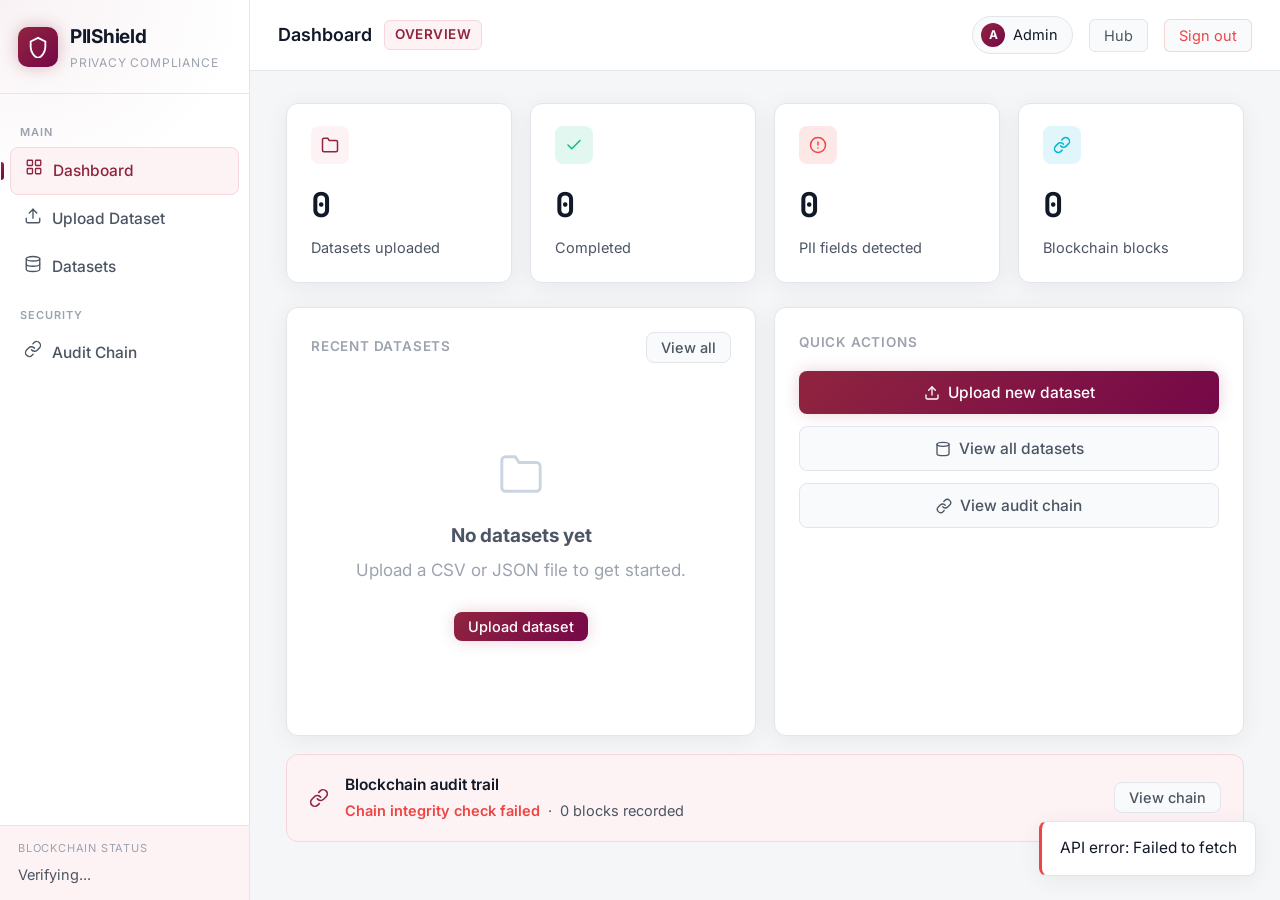
<file: frontend/index.html>
<!DOCTYPE html>
<html lang="en">
<head>
<script>
  if (false) {
    
  }
</script>
<meta charset="UTF-8"/>
<meta name="viewport" content="width=device-width, initial-scale=1.0"/>
<title>PIIShield — PII Anonymisation System</title>
<link rel="preconnect" href="https://fonts.googleapis.com">
<link href="https://fonts.googleapis.com/css2?family=Inter:wght@400;500;600;700&family=JetBrains+Mono:wght@400;500&display=swap" rel="stylesheet">
<style>
  :root {
    --bg:        #f5f6f8;
    --surface:   #ffffff;
    --surface2:  #f9fafb;
    --surface3:  #f0f2f5;
    --border:    #e2e5ea;
    --border2:   #cbd5e1;
    --accent:    #90243f;
    --accent2:   #750848;
    --accent-g:  linear-gradient(135deg,#90243f,#750848);
    --cyan:      #06b6d4;
    --green:     #10b981;
    --red:       #ef4444;
    --amber:     #f59e0b;
    --text:      #111827;
    --text2:     #4b5563;
    --text3:     #9ca3af;
    --font:      'Inter', system-ui, sans-serif;
    --mono:      'JetBrains Mono', monospace;
    --radius:    12px;
    --shadow:    0 4px 24px rgba(0,0,0,0.06);
    --glow:      0 0 20px rgba(144,36,63,0.12);
  }
  * { box-sizing: border-box; margin: 0; padding: 0; }
  body { background: var(--bg); color: var(--text); font-family: var(--font); font-size: 17px; line-height: 1.6; }

  /* Scrollbar */
  ::-webkit-scrollbar { width: 6px; }
  ::-webkit-scrollbar-track { background: transparent; }
  ::-webkit-scrollbar-thumb { background: var(--border2); border-radius: 3px; }

  /* Layout */
  .shell { display: flex; min-height: 100vh; }

  /* Sidebar */
  .sidebar {
    width: 250px; flex-shrink: 0;
    background: var(--surface);
    border-right: 1px solid var(--border);
    display: flex; flex-direction: column;
    position: relative; overflow: hidden;
  }
  .sidebar::before {
    content: '';
    position: absolute; top: 0; left: 0; right: 0; height: 200px;
    background: radial-gradient(ellipse at top left, rgba(144,36,63,0.06) 0%, transparent 70%);
    pointer-events: none;
  }

  /* Logo */
  .logo {
    padding: 22px 18px 20px;
    border-bottom: 1px solid var(--border);
    display: flex; align-items: center; gap: 12px;
    position: relative;
  }
  .logo-icon {
    width: 40px; height: 40px;
    background: var(--accent-g);
    border-radius: 10px;
    display: flex; align-items: center; justify-content: center;
    flex-shrink: 0;
    box-shadow: 0 0 16px rgba(144,36,63,0.3);
  }
  .logo-icon svg { width: 22px; height: 22px; fill: none; stroke: #fff; stroke-width: 2; stroke-linecap: round; }
  .logo-text { font-size: 19px; font-weight: 700; color: var(--text); letter-spacing: -.3px; }
  .logo-sub  { font-size: 12px; color: var(--text3); letter-spacing: .8px; text-transform: uppercase; margin-top: 1px; }

  /* Nav */
  nav { padding: 14px 10px; flex: 1; }
  .nav-section { font-size: 11px; font-weight: 600; color: var(--text3); text-transform: uppercase; letter-spacing: 1px; padding: 0 10px; margin: 16px 0 6px; }
  .nav-item {
    display: flex; align-items: center; gap: 10px;
    padding: 10px 14px; border-radius: 8px;
    cursor: pointer; color: var(--text2);
    font-size: 15.5px; font-weight: 500;
    transition: all .15s; margin-bottom: 2px;
    position: relative;
  }
  .nav-item:hover { background: var(--surface2); color: var(--text); }
  .nav-item.active {
    background: #fdf2f4;
    color: var(--accent);
    border: 1px solid #f7d6dc;
  }
  .nav-item.active::before {
    content: '';
    position: absolute; left: -10px; top: 50%; transform: translateY(-50%);
    width: 3px; height: 18px;
    background: var(--accent-g);
    border-radius: 0 3px 3px 0;
  }
  .nav-icon svg { width: 18px; height: 18px; fill: none; stroke: currentColor; stroke-width: 1.8; stroke-linecap: round; stroke-linejoin: round; }

  /* Chain status */
  .chain-status {
    padding: 14px 18px;
    border-top: 1px solid var(--border);
    background: #fdf2f4;
  }
  .chain-label { font-size: 11px; color: var(--text3); text-transform: uppercase; letter-spacing: .8px; margin-bottom: 5px; }

  /* Main */
  .main { flex: 1; display: flex; flex-direction: column; overflow: hidden; }
  .topbar {
    background: var(--surface);
    border-bottom: 1px solid var(--border);
    padding: 16px 28px;
    display: flex; align-items: center; justify-content: space-between;
    backdrop-filter: blur(10px);
  }
  .topbar-left { display: flex; align-items: center; gap: 12px; }
  .page-badge {
    font-size: 13.5px; font-weight: 600; color: var(--accent);
    background: #fdf2f4;
    border: 1px solid #f7d6dc;
    border-radius: 6px; padding: 3px 10px;
    text-transform: uppercase; letter-spacing: .5px;
  }
  .topbar-right { display: flex; align-items: center; gap: 16px; }
  .user-chip {
    display: flex; align-items: center; gap: 8px;
    background: var(--surface2); border: 1px solid var(--border);
    border-radius: 20px; padding: 6px 14px 6px 8px; font-size: 14.5px; color: var(--text2);
  }
  .avatar {
    width: 24px; height: 24px; border-radius: 50%;
    background: var(--accent-g);
    color: #fff; display: flex; align-items: center; justify-content: center;
    font-size: 12px; font-weight: 700;
  }
  .btn-hub {
    background: var(--surface2); border: 1px solid var(--border);
    border-radius: 6px; padding: 7px 14px;
    font-size: 14.5px; color: var(--text2); cursor: pointer; font-family: var(--font);
    transition: all .15s;
  }
  .btn-hub:hover { border-color: var(--accent); color: var(--accent); }
  .content { flex: 1; padding: 32px 36px; overflow-y: auto; background: var(--bg); }

  /* Stat row */
  .stat-row { display: grid; grid-template-columns: repeat(4,1fr); gap: 18px; margin-bottom: 24px; }
  .stat-card {
    background: var(--surface);
    border: 1px solid var(--border);
    border-radius: var(--radius);
    padding: 22px 24px;
    position: relative; overflow: hidden;
    transition: border-color .2s, transform .2s;
    box-shadow: var(--shadow);
  }
  .stat-card:hover { border-color: var(--border2); transform: translateY(-2px); }
  .stat-card::after {
    content: '';
    position: absolute; top: 0; left: 0; right: 0; height: 2px;
    background: var(--accent-g);
    opacity: 0; transition: opacity .2s;
  }
  .stat-card:hover::after { opacity: 1; }
  .stat-icon {
    width: 38px; height: 38px; border-radius: 8px;
    display: flex; align-items: center; justify-content: center;
    margin-bottom: 14px;
  }
  .stat-icon svg { width: 18px; height: 18px; fill: none; stroke-width: 2; stroke-linecap: round; }
  .si-blue   { background: #fdf2f4; }
  .si-blue svg { stroke: var(--accent); }
  .si-green  { background: rgba(16,185,129,0.12); }
  .si-green svg { stroke: var(--green); }
  .si-red    { background: rgba(239,68,68,0.12); }
  .si-red svg { stroke: var(--red); }
  .si-cyan   { background: rgba(6,182,212,0.12); }
  .si-cyan svg { stroke: var(--cyan); }
  .stat-value { font-size: 34px; font-weight: 700; font-family: var(--mono); color: var(--text); letter-spacing: -1px; }
  .stat-label { font-size: 14.5px; color: var(--text2); margin-top: 4px; }

  /* Cards */
  .card {
    background: var(--surface);
    border: 1px solid var(--border);
    border-radius: var(--radius);
    padding: 24px; margin-bottom: 18px;
    box-shadow: var(--shadow);
  }
  .card-header { display: flex; align-items: center; justify-content: space-between; margin-bottom: 18px; }
  .card-title { font-size: 13.5px; font-weight: 600; color: var(--text3); text-transform: uppercase; letter-spacing: .8px; }

  /* Table */
  .tbl { width: 100%; border-collapse: collapse; font-size: 15.5px; }
  .tbl th { text-align: left; padding: 10px 16px; color: var(--text3); font-weight: 500; border-bottom: 1px solid var(--border); font-size: 12px; text-transform: uppercase; letter-spacing: .6px; background: var(--surface2); }
  .tbl td { padding: 12px 16px; border-bottom: 1px solid var(--border); color: var(--text2); }
  .tbl tr:last-child td { border-bottom: none; }
  .tbl tr:hover td { background: var(--surface2); color: var(--text); }

  /* Badges */
  .badge { display: inline-block; padding: 3px 10px; border-radius: 20px; font-size: 12px; font-weight: 600; letter-spacing: .3px; background: #fdf2f4; color: var(--accent); border: 1px solid #f7d6dc; }
  .badge-method { background: rgba(16,185,129,0.1); color: var(--green); border: 1px solid rgba(16,185,129,0.2); }
  .badge-warn   { background: rgba(245,158,11,0.1); color: var(--amber); border: 1px solid rgba(245,158,11,0.2); }

  /* Status */
  .status-dot { width: 7px; height: 7px; border-radius: 50%; display: inline-block; margin-right: 8px; }
  .status-completed  { background: var(--green); box-shadow: 0 0 6px var(--green); }
  .status-detected   { background: var(--amber); }
  .status-failed     { background: var(--red); }
  .status-uploaded   { background: var(--accent); }
  .status-processing { background: var(--amber); animation: pulse 1s infinite; }
  @keyframes pulse { 0%,100%{opacity:1} 50%{opacity:.3} }

  /* Buttons */
  .btn { display: inline-flex; align-items: center; gap: 8px; padding: 10px 18px; border-radius: 8px; border: none; cursor: pointer; font-size: 15.5px; font-weight: 500; font-family: var(--font); transition: all .15s; }
  .btn-primary { background: var(--accent-g); color: #fff; box-shadow: 0 0 16px rgba(144,36,63,0.2); }
  .btn-primary:hover { filter: brightness(1.1); box-shadow: 0 0 24px rgba(144,36,63,0.35); transform: translateY(-1px); }
  .btn-secondary { background: var(--surface2); color: var(--text2); border: 1px solid var(--border); }
  .btn-secondary:hover { border-color: var(--accent); color: var(--accent); }
  .btn:disabled { opacity: .35; cursor: not-allowed; filter: none; transform: none; }
  .btn-sm { padding: 6px 14px; font-size: 14.5px; }
  .btn-danger { background: rgba(239,68,68,0.1); color: var(--red); border: 1px solid rgba(239,68,68,0.2); }

  /* Drop zone - Full Page / Bigger */
  .drop-zone {
    border: 2px dashed var(--border2);
    border-radius: var(--radius); padding: 100px 32px;
    text-align: center; cursor: pointer; transition: all .2s;
    background: var(--surface2);
    display: flex; flex-direction: column; align-items: center; justify-content: center;
    width: 100%; min-height: 65vh;
  }
  .drop-zone:hover, .drop-zone.dragover {
    border-color: var(--accent);
    background: #fdf2f4;
    box-shadow: var(--glow);
  }
  .drop-zone-icon { margin-bottom: 20px; color: var(--accent); }
  .drop-zone-icon svg { width: 64px; height: 64px; fill: none; stroke: currentColor; stroke-width: 1.5; stroke-linecap: round; }
  .drop-zone h3 { font-size: 24px; font-weight: 600; margin-bottom: 8px; color: var(--text); }
  .drop-zone p { color: var(--text2); font-size: 17px; }
  #file-input { display: none; }

  /* Steps */
  .steps { display: flex; align-items: center; margin-bottom: 32px; }
  .step { display: flex; align-items: center; gap: 10px; }
  .step-num { width: 32px; height: 32px; border-radius: 50%; display: flex; align-items: center; justify-content: center; font-size: 14.5px; font-weight: 600; border: 2px solid var(--border2); color: var(--text3); flex-shrink: 0; }
  .step.active .step-num { border-color: var(--accent); color: var(--accent); background: #fdf2f4; }
  .step.done .step-num { background: var(--accent-g); border-color: transparent; color: #fff; box-shadow: 0 0 10px rgba(144,36,63,0.3); }
  .step-label { font-size: 14.5px; font-weight: 500; color: var(--text3); }
  .step.active .step-label, .step.done .step-label { color: var(--text); }
  .step-line { flex: 1; height: 1px; background: var(--border); margin: 0 14px; }
  .step.done + .step-line { background: var(--accent); opacity: .4; }

  /* Blocks */
  .block {
    background: var(--surface2);
    border: 1px solid var(--border);
    border-radius: 8px; padding: 16px 18px; margin-bottom: 10px;
    display: flex; align-items: flex-start; gap: 14px;
    transition: border-color .15s;
  }
  .block:hover { border-color: var(--border2); }
  .block-index {
    font-family: var(--mono); font-size: 12px;
    color: var(--accent); background: #fdf2f4;
    border-radius: 4px; padding: 3px 8px; flex-shrink: 0; margin-top: 2px;
    border: 1px solid #f7d6dc;
  }
  .block-action { font-weight: 600; font-size: 15.5px; color: var(--text); }
  .block-hash { font-family: var(--mono); font-size: 12px; color: var(--text3); margin-top: 4px; word-break: break-all; }
  .block-time { font-size: 13.5px; color: var(--text3); margin-top: 2px; }

  /* Technique row */
  .technique-row { display: flex; align-items: center; gap: 12px; padding: 12px 0; border-bottom: 1px solid var(--border); }
  .technique-row:last-child { border-bottom: none; }
  select {
    background: var(--surface); border: 1px solid var(--border2);
    border-radius: 6px; color: var(--text); padding: 8px 12px;
    font-size: 15.5px; font-family: var(--font); outline: none; transition: border-color .15s;
  }
  select:focus { border-color: var(--accent); }

  /* Info banner */
  .info-banner {
    background: #fdf2f4;
    border: 1px solid #f7d6dc;
    border-radius: var(--radius); padding: 18px 22px;
    display: flex; align-items: center; gap: 16px;
  }

  /* Chain valid/invalid */
  .chain-valid   { color: var(--accent); font-weight: 600; }
  .chain-invalid { color: var(--red); font-weight: 600; }

  /* Toast */
  .toast-container { position: fixed; bottom: 24px; right: 24px; z-index: 999; display: flex; flex-direction: column; gap: 8px; }
  .toast {
    background: var(--surface); border: 1px solid var(--border);
    border-radius: 8px; padding: 14px 18px; font-size: 15.5px; color: var(--text);
    max-width: 340px; animation: slideIn .2s ease; box-shadow: var(--shadow);
  }
  .toast.success { border-left: 3px solid var(--green); }
  .toast.error   { border-left: 3px solid var(--red); }
  .toast.info    { border-left: 3px solid var(--accent); }
  @keyframes slideIn { from{transform:translateX(40px);opacity:0} to{transform:none;opacity:1} }

  /* Loader */
  .loader { display: inline-block; width: 16px; height: 16px; border: 2px solid var(--border2); border-top-color: var(--accent); border-radius: 50%; animation: spin .7s linear infinite; }
  @keyframes spin { to{transform:rotate(360deg)} }

  /* Misc */
  .empty { text-align: center; padding: 70px 20px; color: var(--text3); }
  .empty-icon { margin-bottom: 16px; }
  .empty-icon svg { width: 46px; height: 46px; fill: none; stroke: var(--border2); stroke-width: 1.5; }
  .empty h3 { font-size: 19px; color: var(--text2); margin-bottom: 6px; }
  .text-muted { color: var(--text2); }
  .text-accent { color: var(--accent); }
  .font-mono { font-family: var(--mono); font-size: 14.5px; }
  .flex { display: flex; }
  .gap-2 { gap: 10px; }
  .mt-2 { margin-top: 10px; }
  .mt-4 { margin-top: 18px; }
  .grid-2 { display: grid; grid-template-columns: 1fr 1fr; gap: 18px; }
</style>
</head>
<body>

<div class="shell">
  <!-- Sidebar -->
  <aside class="sidebar">
    <div class="logo">
      <div class="logo-icon">
        <svg viewBox="0 0 24 24"><path d="M12 2L4 6v6c0 5.5 3.8 10.7 8 12 4.2-1.3 8-6.5 8-12V6L12 2z"/></svg>
      </div>
      <div>
        <div class="logo-text">PIIShield</div>
        <div class="logo-sub">Privacy Compliance</div>
      </div>
    </div>

    <nav>
      <div class="nav-section">Main</div>
      <div class="nav-item active" onclick="navigate('dashboard')" id="nav-dashboard">
        <span class="nav-icon"><svg viewBox="0 0 24 24"><rect x="3" y="3" width="7" height="7" rx="1"/><rect x="14" y="3" width="7" height="7" rx="1"/><rect x="3" y="14" width="7" height="7" rx="1"/><rect x="14" y="14" width="7" height="7" rx="1"/></svg></span>
        Dashboard
      </div>
      <div class="nav-item" onclick="navigate('upload')" id="nav-upload">
        <span class="nav-icon"><svg viewBox="0 0 24 24"><path d="M21 15v4a2 2 0 01-2 2H5a2 2 0 01-2-2v-4"/><polyline points="17 8 12 3 7 8"/><line x1="12" y1="3" x2="12" y2="15"/></svg></span>
        Upload Dataset
      </div>
      <div class="nav-item" onclick="navigate('datasets')" id="nav-datasets">
        <span class="nav-icon"><svg viewBox="0 0 24 24"><ellipse cx="12" cy="5" rx="9" ry="3"/><path d="M3 5v14c0 1.7 4 3 9 3s9-1.3 9-3V5"/><path d="M3 12c0 1.7 4 3 9 3s9-1.3 9-3"/></svg></span>
        Datasets
      </div>

      <div class="nav-section">Security</div>
      <div class="nav-item" onclick="navigate('audit')" id="nav-audit">
        <span class="nav-icon"><svg viewBox="0 0 24 24"><path d="M10 13a5 5 0 007.54.54l3-3a5 5 0 00-7.07-7.07l-1.72 1.71"/><path d="M14 11a5 5 0 00-7.54-.54l-3 3a5 5 0 007.07 7.07l1.71-1.71"/></svg></span>
        Audit Chain
      </div>
    </nav>

    <div class="chain-status">
      <div class="chain-label">Blockchain Status</div>
      <div id="chain-status-sidebar" style="font-size: 14.5px;color:var(--text2)">Verifying...</div>
    </div>
  </aside>

  <!-- Main -->
  <div class="main">
    <div class="topbar">
      <div class="topbar-left">
        <div id="page-title" style="font-size: 18px;font-weight:600;color:var(--text)">Dashboard</div>
        <span class="page-badge" id="page-badge">Overview</span>
      </div>
      <div class="topbar-right">
        <div class="user-chip">
          <div class="avatar" id="avatar">A</div>
          <span id="user-display" style="color:var(--text)">Admin</span>
        </div>
        <button class="btn-hub" onclick="window.location.href='hub.html'">Hub</button>
        <button class="btn-hub" onclick="logout()" style="color:var(--red);border-color:rgba(239,68,68,0.2)">Sign out</button>
      </div>
    </div>
    <div class="content" id="content"></div>
  </div>
</div>

<div class="toast-container" id="toasts"></div>

<script>
const API = 'http://localhost:8000/api';
let currentPage = 'dashboard';
let datasets = [];
let stats = {};

const user = sessionStorage.getItem('piishield_user') || 'Admin';
document.getElementById('user-display').textContent = user;
document.getElementById('avatar').textContent = user.charAt(0).toUpperCase();

function logout() { sessionStorage.clear();  }

function toast(msg, type='info') {
  const el = document.createElement('div');
  el.className = `toast ${type}`;
  el.textContent = msg;
  document.getElementById('toasts').appendChild(el);
  setTimeout(() => el.remove(), 3500);
}

async function api(path, opts={}) {
  opts.headers = opts.headers || {};
  const token = sessionStorage.getItem('piishield_token'); 
  if (token) {
    opts.headers['X-API-Key'] = token;
  }

  try {
    const res = await fetch(API + path, opts);
    if (!res.ok) {
      const err = await res.json().catch(() => ({detail: res.statusText}));
      throw new Error(err.detail || res.statusText);
    }
    return res.json();
  } catch(e) {
    toast('API error: ' + e.message, 'error');
    throw e;
  }
}

const PAGE_LABELS = {dashboard:'Overview', upload:'New Dataset', datasets:'All Datasets', audit:'Blockchain', process:'Processing'};

function navigate(page) {
  currentPage = page;
  document.querySelectorAll('.nav-item').forEach(n => n.classList.remove('active'));
  document.getElementById('nav-' + page)?.classList.add('active');
  document.getElementById('page-title').textContent =
    {dashboard:'Dashboard', upload:'Upload Dataset', datasets:'Datasets', audit:'Audit Chain', process:'Process Dataset'}[page] || page;
  document.getElementById('page-badge').textContent = PAGE_LABELS[page] || page;
  render();
}

function fmtDate(d) { return d ? new Date(d).toLocaleString() : '—'; }

async function render() {
  const el = document.getElementById('content');
  if (currentPage === 'dashboard') el.innerHTML = await renderDashboard();
  if (currentPage === 'upload')    el.innerHTML = renderUpload();
  if (currentPage === 'datasets')  el.innerHTML = await renderDatasets();
  if (currentPage === 'audit')     el.innerHTML = await renderAudit();
  if (currentPage === 'process')   el.innerHTML = await renderProcess(window._processId);
  attachHandlers();
}

async function renderDashboard() {
  try { stats = await api('/stats'); datasets = await api('/datasets'); } catch { stats = {}; datasets = []; }
  return `
  <div class="stat-row">
    <div class="stat-card">
      <div class="stat-icon si-blue"><svg viewBox="0 0 24 24"><path d="M22 19a2 2 0 01-2 2H4a2 2 0 01-2-2V5a2 2 0 012-2h5l2 3h9a2 2 0 012 2z"/></svg></div>
      <div class="stat-value">${stats.total_datasets ?? 0}</div>
      <div class="stat-label">Datasets uploaded</div>
    </div>
    <div class="stat-card">
      <div class="stat-icon si-green"><svg viewBox="0 0 24 24"><polyline points="20 6 9 17 4 12"/></svg></div>
      <div class="stat-value">${stats.completed ?? 0}</div>
      <div class="stat-label">Completed</div>
    </div>
    <div class="stat-card">
      <div class="stat-icon si-red"><svg viewBox="0 0 24 24"><circle cx="12" cy="12" r="10"/><line x1="12" y1="8" x2="12" y2="12"/><line x1="12" y1="16" x2="12.01" y2="16"/></svg></div>
      <div class="stat-value">${stats.total_pii_detections ?? 0}</div>
      <div class="stat-label">PII fields detected</div>
    </div>
    <div class="stat-card">
      <div class="stat-icon si-cyan"><svg viewBox="0 0 24 24"><path d="M10 13a5 5 0 007.54.54l3-3a5 5 0 00-7.07-7.07l-1.72 1.71"/><path d="M14 11a5 5 0 00-7.54-.54l-3 3a5 5 0 007.07 7.07l1.71-1.71"/></svg></div>
      <div class="stat-value">${stats.total_blocks ?? 0}</div>
      <div class="stat-label">Blockchain blocks</div>
    </div>
  </div>

  <div class="grid-2" style="margin-bottom:18px">
    <div class="card" style="margin-bottom:0">
      <div class="card-header">
        <div class="card-title">Recent datasets</div>
        <button class="btn btn-sm btn-secondary" onclick="navigate('datasets')">View all</button>
      </div>
      ${datasets.length === 0
        ? `<div class="empty">
             <div class="empty-icon"><svg viewBox="0 0 24 24"><path d="M22 19a2 2 0 01-2 2H4a2 2 0 01-2-2V5a2 2 0 012-2h5l2 3h9a2 2 0 012 2z"/></svg></div>
             <h3>No datasets yet</h3><p>Upload a CSV or JSON file to get started.</p>
             <br><button class="btn btn-primary btn-sm" onclick="navigate('upload')">Upload dataset</button>
           </div>`
        : `<table class="tbl">
             <thead><tr><th>File</th><th>PII</th><th>Status</th><th></th></tr></thead>
             <tbody>${datasets.slice(0,6).map(d=>`
               <tr>
                 <td style="color:var(--text);max-width:160px;overflow:hidden;text-overflow:ellipsis;white-space:nowrap">${d.filename}</td>
                 <td style="color:var(--red);font-weight:600">${d.pii_detected?.toLocaleString()}</td>
                 <td><span class="status-dot status-${d.status}"></span><span style="color:var(--text2)">${d.status}</span></td>
                 <td><button class="btn btn-sm btn-secondary" onclick="openProcess(${d.id})">Open</button></td>
               </tr>`).join('')}
             </tbody>
           </table>`}
    </div>

    <div class="card" style="margin-bottom:0">
      <div class="card-header">
        <div class="card-title">Quick actions</div>
      </div>
      <div style="display:flex;flex-direction:column;gap:12px">
        <button class="btn btn-primary" style="width:100%;justify-content:center;padding:12px;" onclick="navigate('upload')">
          <svg width="16" height="16" viewBox="0 0 24 24" fill="none" stroke="currentColor" stroke-width="2" stroke-linecap="round"><path d="M21 15v4a2 2 0 01-2 2H5a2 2 0 01-2-2v-4"/><polyline points="17 8 12 3 7 8"/><line x1="12" y1="3" x2="12" y2="15"/></svg>
          Upload new dataset
        </button>
        <button class="btn btn-secondary" style="width:100%;justify-content:center;padding:12px;" onclick="navigate('datasets')">
          <svg width="16" height="16" viewBox="0 0 24 24" fill="none" stroke="currentColor" stroke-width="2" stroke-linecap="round"><ellipse cx="12" cy="5" rx="9" ry="3"/><path d="M3 5v14c0 1.7 4 3 9 3s9-1.3 9-3V5"/></svg>
          View all datasets
        </button>
        <button class="btn btn-secondary" style="width:100%;justify-content:center;padding:12px;" onclick="navigate('audit')">
          <svg width="16" height="16" viewBox="0 0 24 24" fill="none" stroke="currentColor" stroke-width="2" stroke-linecap="round"><path d="M10 13a5 5 0 007.54.54l3-3a5 5 0 00-7.07-7.07l-1.72 1.71"/><path d="M14 11a5 5 0 00-7.54-.54l-3 3a5 5 0 007.07 7.07l1.71-1.71"/></svg>
          View audit chain
        </button>
      </div>
    </div>
  </div>

  <div class="info-banner">
    <svg width="20" height="20" viewBox="0 0 24 24" fill="none" stroke="var(--accent)" stroke-width="2" stroke-linecap="round"><path d="M10 13a5 5 0 007.54.54l3-3a5 5 0 00-7.07-7.07l-1.72 1.71"/><path d="M14 11a5 5 0 00-7.54-.54l-3 3a5 5 0 007.07 7.07l1.71-1.71"/></svg>
    <div style="flex:1">
      <div style="font-weight:600;font-size: 15.5px;color:var(--text)">Blockchain audit trail</div>
      <div style="font-size: 14.5px;color:var(--text2);margin-top:2px">
        ${stats.blockchain_valid
          ? `<span class="chain-valid">Chain integrity verified</span>`
          : `<span class="chain-invalid">Chain integrity check failed</span>`}
        &nbsp;&middot;&nbsp; ${stats.total_blocks ?? 0} blocks recorded
      </div>
    </div>
    <button class="btn btn-secondary btn-sm" onclick="navigate('audit')">View chain</button>
  </div>`;
}

function renderUpload() {
  return `
  <div class="card" style="width:100%; min-height:78vh; display:flex; flex-direction:column; justify-content:center;">
    <div class="card-title" style="margin-bottom:20px; font-size:15px;">Upload dataset</div>
    <div class="drop-zone" id="drop-zone" onclick="document.getElementById('file-input').click()">
      <div class="drop-zone-icon">
        <svg viewBox="0 0 24 24"><path d="M21 15v4a2 2 0 01-2 2H5a2 2 0 01-2-2v-4"/><polyline points="17 8 12 3 7 8"/><line x1="12" y1="3" x2="12" y2="15"/></svg>
      </div>
      <h3>Drop your file here</h3>
      <p style="font-size:17px;">Supports CSV, JSON, XLSX &middot; Max 50 MB</p>
      <br>
      <button class="btn btn-primary" style="padding:14px 28px; font-size:17px;" onclick="event.stopPropagation();document.getElementById('file-input').click()">Browse file</button>
    </div>
    <input type="file" id="file-input" accept=".csv,.json,.xlsx">
    <div id="upload-status" class="mt-4"></div>
  </div>`;
}

async function renderDatasets() {
  try { datasets = await api('/datasets'); } catch { datasets = []; }
  if (!datasets.length) return `<div class="empty"><div class="empty-icon"><svg viewBox="0 0 24 24"><ellipse cx="12" cy="5" rx="9" ry="3"/><path d="M3 5v14c0 1.7 4 3 9 3s9-1.3 9-3V5"/><path d="M3 12c0 1.7 4 3 9 3s9-1.3 9-3"/></svg></div><h3>No datasets</h3><p>Upload a file first.</p></div>`;
  return `
  <div class="card">
    <div class="card-header">
      <div class="card-title">All datasets (${datasets.length})</div>
      <button class="btn btn-primary btn-sm" onclick="navigate('upload')">Upload new</button>
    </div>
    <table class="tbl">
      <thead><tr><th>#</th><th>File</th><th>Rows</th><th>PII cells</th><th>Status</th><th>Uploaded</th><th></th></tr></thead>
      <tbody>${datasets.map(d=>`
        <tr>
          <td class="font-mono" style="color:var(--text3)">${d.id}</td>
          <td style="color:var(--text)">${d.filename}</td>
          <td>${d.total_rows?.toLocaleString()}</td>
          <td style="color:var(--red);font-weight:600">${d.pii_detected?.toLocaleString()}</td>
          <td><span class="status-dot status-${d.status}"></span>${d.status}</td>
          <td class="text-muted">${fmtDate(d.uploaded_at)}</td>
          <td><button class="btn btn-sm btn-secondary" onclick="openProcess(${d.id})">Open</button></td>
        </tr>`).join('')}
      </tbody>
    </table>
  </div>`;
}

async function renderAudit() {
  try {
    const res = await fetch('http://localhost:4000/blocks');
    const chain = await res.json();
    const v = await fetch('http://localhost:4000/verify').then(r=>r.json());
    return `
    <div class="card">
      <div style="display:flex;align-items:center;gap:14px;margin-bottom:22px;padding:18px;background:var(--surface);border-radius:10px;border:1px solid var(--border)">
        <div style="width:40px;height:40px;border-radius:50%;background:${v.valid?'#90243f22':'#ef444422'};display:flex;align-items:center;justify-content:center">
          <svg viewBox="0 0 24 24" fill="none" stroke="${v.valid?'#90243f':'#ef4444'}" stroke-width="2" style="width:20px;height:20px"><path stroke-linecap="round" stroke-linejoin="round" d="M9 12.75L11.25 15 15 9.75m-3-7.036A11.959 11.959 0 013.598 6 11.99 11.99 0 003 9.749c0 5.592 3.824 10.29 9 11.623 5.176-1.332 9-6.03 9-11.622 0-1.31-.21-2.571-.598-3.751h-.152c-3.196 0-6.1-1.248-8.25-3.285z"/></svg>
        </div>
        <div>
          <div style="font-weight:700;color:${v.valid?'#90243f':'#ef4444'}; font-size:17px;">${v.valid?'All '+v.total_blocks+' blocks verified — tamper-proof':'Chain integrity failed'}</div>
          <div style="font-size: 14.5px;color:var(--text2)">Hyperledger Fabric · SHA-256 hash chain</div>
        </div>
      </div>
      <div class="card-header" style="margin-bottom:18px">
        <div class="card-title">Blockchain Audit Log (${chain.length} blocks)</div>
      </div>
      ${chain.slice().reverse().map(b=>`
        <div class="block" style="margin-bottom:14px;padding:16px;background:var(--surface);border-radius:10px;border:1px solid var(--border)">
          <div style="display:flex;align-items:center;gap:14px">
            <div style="font-weight:700;color:var(--text3);font-size: 14.5px;min-width:36px">#${b.index}</div>
            <div style="flex:1">
              <div style="font-weight:600;font-size: 16px;color:var(--text)">${b.action} <span style="font-weight:400;color:var(--text3)">· dataset #${b.datasetId}</span>${b.piiType?`<span class="badge" style="margin-left:8px">${b.piiType}</span>`:''}
                ${b.anonymisationMethod?`<span class="badge badge-method" style="margin-left:4px">${b.anonymisationMethod}</span>`:''}
                ${b.recordsAffected?`<span style="font-size: 13.5px;color:var(--text3);margin-left:6px">${b.recordsAffected.toLocaleString()} records</span>`:''}
              </div>
              <div style="font-size: 13.5px;color:var(--text3);margin-top:4px;font-family:monospace">${b.blockHash}</div>
              <div style="font-size: 13.5px;color:var(--text3)">prev: ${b.previousHash?.substring(0,32)}...</div>
            </div>
            <div style="font-size: 13.5px;color:var(--text3);white-space:nowrap">${new Date(b.timestamp).toLocaleString()}</div>
          </div>
        </div>`).join('')}
    </div>`;
  } catch(e) {}
  return `<div class="card"><div class="empty"><h3>Could not load audit chain</h3><p>${e?.message||'Bridge not reachable'}</p></div></div>`;
}

async function renderProcess(id) {
  let result = {}, detections = [], dataset = {};
  try {
    result = await api(`/results/${id}`);
    dataset = result.dataset || {};
    detections = result.detections || [];
  } catch {}

  const steps = ['uploaded','detected','completed'];
  const stepIdx = steps.indexOf(dataset.status) > -1 ? steps.indexOf(dataset.status) : 0;

  return `
  <div style="margin-bottom:22px;display:flex;align-items:center;gap:12px">
    <button class="btn btn-secondary btn-sm" onclick="navigate('datasets')">Back</button>
    <span style="font-size: 19px;font-weight:600;color:var(--text)">${dataset.filename || 'Dataset #'+id}</span>
    <span class="badge badge-warn">${dataset.status || 'unknown'}</span>
  </div>

  <div class="steps">
    <div class="step done"><div class="step-num">✓</div><div class="step-label">Uploaded</div></div>
    <div class="step-line"></div>
    <div class="step ${stepIdx>=1?'done':stepIdx==0?'active':''}">
      <div class="step-num">${stepIdx>=1?'✓':'2'}</div><div class="step-label">Detect PII</div>
    </div>
    <div class="step-line"></div>
    <div class="step ${stepIdx>=2?'done':stepIdx==1?'active':''}">
      <div class="step-num">${stepIdx>=2?'✓':'3'}</div><div class="step-label">Anonymise</div>
    </div>
    <div class="step-line"></div>
    <div class="step ${stepIdx>=2?'active':''}">
      <div class="step-num">4</div><div class="step-label">Download</div>
    </div>
  </div>

  <div class="flex gap-2" style="margin-bottom:26px">
    <button class="btn btn-primary" id="btn-detect" onclick="runDetect(${id})" ${dataset.status!=='uploaded'?'disabled':''}>Run PII detection</button>
    <button class="btn btn-primary" id="btn-anon" onclick="runAnonymise(${id})" ${dataset.status!=='detected'?'disabled':''}>Anonymise</button>
    <button class="btn btn-secondary" id="btn-dl" onclick="downloadFile(${id})" ${dataset.status!=='completed'?'disabled':''}>Download anonymised file</button>
  </div>

  ${detections.length === 0
    ? `<div class="card"><div class="empty"><div class="empty-icon"><svg viewBox="0 0 24 24" fill="none" stroke="currentColor" stroke-width="1.5"><circle cx="11" cy="11" r="8"/><line x1="21" y1="21" x2="16.65" y2="16.65"/></svg></div><h3>No detections yet</h3><p>Click "Run PII detection" above.</p></div></div>`
    : `
      <div style="display:grid;grid-template-columns:1fr 1fr;gap:18px;margin-bottom:22px">
        <div class="card" style="border:1.5px solid #ef4444;border-radius:12px">
          <div class="card-header" style="margin-bottom:14px">
            <div>
              <div class="card-title" style="color:#ef4444">Sensitive Columns</div>
              <div style="font-size: 14.5px;color:var(--text2)">PII detected — will be anonymised</div>
            </div>
            <span class="badge badge-warn">${detections.length} columns</span>
          </div>
          <table class="tbl">
            <thead><tr><th>Column</th><th>PII Type</th><th>Count</th><th>Method</th></tr></thead>
            <tbody>${detections.map(d=>`
              <tr>
                <td class="font-mono" style="color:#ef4444;font-weight:600">${d.column}</td>
                <td><span class="badge">${d.pii_type}</span></td>
                <td style="color:var(--text)">${d.count?.toLocaleString()}</td>
                <td><span class="badge badge-method">${d.method}</span></td>
              </tr>`).join('')}
            </tbody>
          </table>
        </div>

        <div class="card" style="border:1.5px solid #22c55e;border-radius:12px">
          <div class="card-header" style="margin-bottom:14px">
            <div>
              <div class="card-title" style="color:#22c55e">Non-Sensitive Columns</div>
              <div style="font-size: 14.5px;color:var(--text2)">No PII — kept as original</div>
            </div>
            <span class="badge" style="background:#22c55e22;color:#22c55e">${
              Object.keys(result.all_columns || {}).filter(c => !detections.find(d=>d.column===c)).length
            } columns</span>
          </div>
          <table class="tbl">
            <thead><tr><th>Column</th><th>Status</th></tr></thead>
            <tbody>${
              Object.keys(result.all_columns || {})
                .filter(c => !detections.find(d=>d.column===c))
                .map(c=>`
                  <tr>
                    <td class="font-mono" style="color:#22c55e;font-weight:600">${c}</td>
                    <td><span class="badge" style="background:#22c55e22;color:#22c55e">Safe</span></td>
                  </tr>`).join('') || '<tr><td colspan="2" style="color:var(--text3);text-align:center;padding:14px">All columns are sensitive</td></tr>'
            }
            </tbody>
          </table>
        </div>
      </div>

      <div class="card">
        <div class="card-header">
          <div class="card-title">PII Detection Results</div>
          <span class="badge badge-warn">${detections.length} columns flagged</span>
        </div>
        <table class="tbl">
          <thead><tr><th>Column</th><th>PII type</th><th>Detected by</th><th>Count</th><th>Sample</th></tr></thead>
          <tbody>${detections.map(d=>`
            <tr>
              <td class="font-mono" style="color:var(--text)">${d.column}</td>
              <td><span class="badge">${d.pii_type}</span></td>
              <td><span class="badge badge-method">${d.method}</span></td>
              <td style="color:var(--text)">${d.count?.toLocaleString()}</td>
              <td class="font-mono" style="color:var(--text3);max-width:200px;overflow:hidden;text-overflow:ellipsis;white-space:nowrap">${d.sample}</td>
            </tr>`).join('')}
          </tbody>
        </table>
      </div>
      ${dataset.status === 'detected' ? `
      <div class="card">
        <div class="card-header">
          <div class="card-title">Anonymisation technique per column</div>
        </div>
        <p style="font-size: 14.5px;color:var(--text2);margin-bottom:18px">Select technique for each detected column</p>
        ${detections.map(d=>`
          <div class="technique-row">
            <span class="font-mono" style="width:180px;color:var(--text)">${d.column}</span>
            <span class="badge" style="width:120px;text-align:center">${d.pii_type}</span>
            <select id="tech-${d.column}" style="flex:1;max-width:200px">
              <option value="MASK" ${['NAME','EMAIL','PHONE','ADDRESS','ZIP_CODE','DATE_OF_BIRTH','IP_ADDRESS'].includes(d.pii_type)?'selected':''}>Mask</option>
              <option value="HASH" ${['CREDIT_CARD','AADHAAR','PAN','SSN'].includes(d.pii_type)?'selected':''}>Hash (SHA-256)</option>
              <option value="ENCRYPT">Encrypt (AES-256)</option>
              <option value="TOKENISE">Tokenise</option>
            </select>
          </div>`).join('')}
        <div id="anon-status" class="mt-4"></div>
      </div>` : ''}
    `}`;
}

function attachHandlers() {
  const fi = document.getElementById('file-input');
  const dz = document.getElementById('drop-zone');
  if (fi) fi.onchange = e => handleUpload(e.target.files[0]);
  if (dz) {
    dz.ondragover = e => { e.preventDefault(); dz.classList.add('dragover'); };
    dz.ondragleave = () => dz.classList.remove('dragover');
    dz.ondrop = e => { e.preventDefault(); dz.classList.remove('dragover'); handleUpload(e.dataTransfer.files[0]); };
  }
}

async function handleUpload(file) {
  if (!file) return;
  const status = document.getElementById('upload-status');
  status.innerHTML = `<div class="flex gap-2" style="font-size:18px;justify-content:center;padding:24px;"><span class="loader" style="width:24px;height:24px;border-width:3px;"></span> <span style="color:var(--text2)">Uploading ${file.name}...</span></div>`;
  const fd = new FormData();
  fd.append('file', file);
  try {
    const r = await api('/upload', {method:'POST', body:fd});
    toast(`Uploaded "${r.filename}" (${r.total_rows.toLocaleString()} rows)`, 'success');
    
    // Hide the drop zone completely
    const dz = document.getElementById('drop-zone');
    if (dz) dz.style.display = 'none';

    // Show large format upload complete & large run detection button
    status.innerHTML = `
      <div style="text-align:center;padding:60px 20px;background:var(--surface2);border-radius:var(--radius);border:1px solid var(--border);">
        <div style="font-size:26px;font-weight:700;color:var(--green);margin-bottom:12px;">Upload Complete!</div>
        <div style="font-size:18px;color:var(--text2);margin-bottom:28px;">File: <strong>${r.filename}</strong> &middot; <strong>${r.total_rows.toLocaleString()} rows</strong></div>
        <button class="btn btn-primary" style="padding:16px 36px;font-size:19px;" onclick="openProcess(${r.id})">Run detection</button>
      </div>`;
  } catch(e) {
    status.innerHTML = `<div style="color:var(--red);font-size:17px;text-align:center;padding:20px;">Upload failed: ${e.message}</div>`;
  }
}

async function runDetect(id) {
  document.getElementById('btn-detect').disabled = true;
  document.getElementById('btn-detect').innerHTML = '<span class="loader"></span> Detecting...';
  try {
    const r = await api(`/detect/${id}`, {method:'POST'});
    toast(`Found ${r.total_pii_cells.toLocaleString()} PII cells in ${Object.keys(r.pii_columns).length} columns`, 'success');
    window._processId = id; render();
  } catch(e) {
    toast('Detection failed: ' + e.message, 'error');
    document.getElementById('btn-detect').disabled = false;
    document.getElementById('btn-detect').textContent = 'Run PII detection';
  }
}

async function runAnonymise(id) {
  const result = await api(`/results/${id}`);
  const overrides = {};
  (result.detections || []).forEach(d => {
    const sel = document.getElementById('tech-' + d.column);
    if (sel) overrides[d.column] = sel.value;
  });
  document.getElementById('btn-anon').disabled = true;
  document.getElementById('btn-anon').innerHTML = '<span class="loader"></span> Anonymising...';
  const statusEl = document.getElementById('anon-status');
  if (statusEl) statusEl.innerHTML = '<span class="loader"></span> <span style="color:var(--text2)">Applying anonymisation...</span>';
  try {
    const r = await api(`/anonymise/${id}`, {method:'POST', headers:{'Content-Type':'application/json'}, body: JSON.stringify({technique_overrides: overrides})});
    toast(`Anonymised ${r.summary.reduce((s,x)=>s+x.rows_changed,0).toLocaleString()} values across ${r.summary.length} columns`, 'success');
    window._processId = id; render();
  } catch(e) {
    toast('Anonymisation failed: ' + e.message, 'error');
    document.getElementById('btn-anon').disabled = false;
    document.getElementById('btn-anon').textContent = 'Anonymise';
  }
}

function downloadFile(id) {
  toast('Downloading anonymised file...', 'info');
  window.open(API + `/download/${id}`, '_blank');
}

function openProcess(id) {
  window._processId = id;
  currentPage = 'process';
  document.querySelectorAll('.nav-item').forEach(n => n.classList.remove('active'));
  document.getElementById('page-title').textContent = 'Process Dataset';
  document.getElementById('page-badge').textContent = 'Processing';
  render();
}

async function init() {
  await render();
  try {
    const v = await fetch('http://localhost:4000/verify').then(r=>r.json());
    const el = document.getElementById('chain-status-sidebar');
    if (el) el.innerHTML = v.valid
      ? `<span style="color:var(--accent);font-weight:600">Valid &middot; ${v.totalBlocks || v.total_blocks} blocks</span>`
      : `<span style="color:var(--red)">Integrity failed</span>`;
  } catch {}
}

init();
</script>
</body>
</html>
</file>
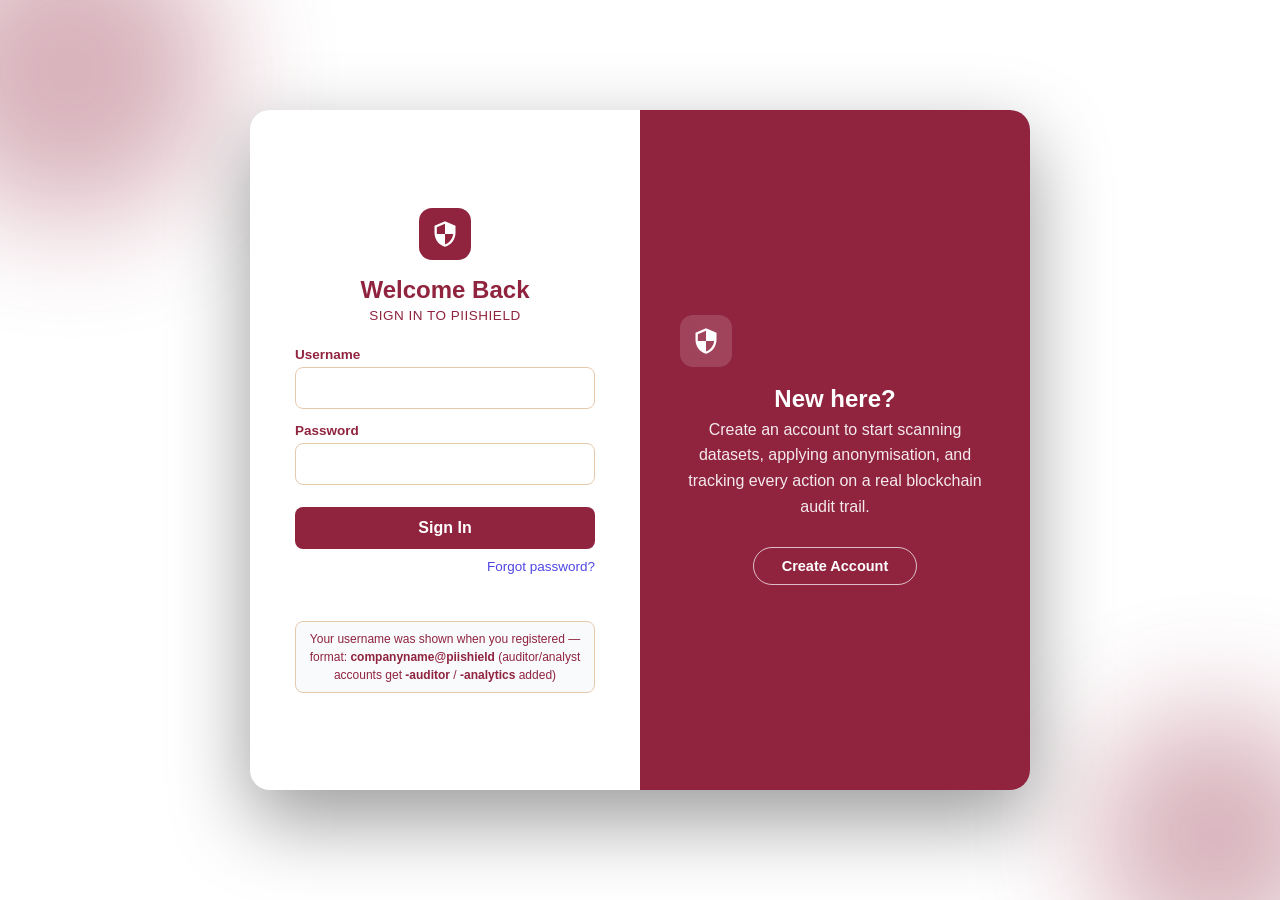
<file: frontend/audit.html>
<!DOCTYPE html>
<html lang="en">
<head>
<meta charset="UTF-8"/>
<meta name="viewport" content="width=device-width, initial-scale=1.0"/>
<title>PIIShield — Audit Chain</title>
<link href="https://fonts.googleapis.com/css2?family=Inter:wght@400;500;600;700&family=JetBrains+Mono:wght@400;500&display=swap" rel="stylesheet">
<style>
  :root { --bg:#f5f6f8;--white:#fff;--border:#e2e5ea;--accent:#90243f;--accent-light:#f0fdf4;--text:#111827;--muted:#6b7280;--shadow:0 1px 3px rgba(0,0,0,.08);--font:'Inter',sans-serif;--mono:'JetBrains Mono',monospace; }
  *{box-sizing:border-box;margin:0;padding:0;}
  body{background:var(--bg);font-family:var(--font);color:var(--text);}
  .topbar{background:var(--white);border-bottom:1px solid var(--border);padding:14px 28px;display:flex;align-items:center;justify-content:space-between;box-shadow:var(--shadow);}
  .logo{display:flex;align-items:center;gap:10px;}
  .logo-icon{width:34px;height:34px;background:#90243f;border-radius:8px;display:flex;align-items:center;justify-content:center;}
  .logo-icon svg{width:18px;height:18px;fill:none;stroke:#fff;stroke-width:2;stroke-linecap:round;}
  .logo-text{font-size:15px;font-weight:700;}
  .logo-sub{font-size:10px;color:var(--muted);text-transform:uppercase;letter-spacing:.6px;}
  .topbar-right{display:flex;align-items:center;gap:12px;font-size:13px;color:var(--muted);}
  .badge{background:#f0fdf4;color:#90243f;border:1px solid #90243f;border-radius:20px;padding:3px 10px;font-size:11px;font-weight:600;}
  .btn-back{background:none;border:1px solid var(--border);border-radius:6px;padding:6px 12px;font-size:12px;color:var(--muted);cursor:pointer;font-family:var(--font);}
  .btn-back:hover{border-color:#90243f;color:#90243f;}
  .content{padding:28px 32px;max-width:1000px;margin:0 auto;}
  .card{background:var(--white);border:1px solid var(--border);border-radius:8px;padding:20px;margin-bottom:16px;box-shadow:var(--shadow);}
  .card-title{font-size:11px;font-weight:600;color:var(--muted);text-transform:uppercase;letter-spacing:.7px;margin-bottom:14px;}
  .chain-valid{color:#90243f;font-weight:600;font-size:13px;}
  .chain-invalid{color:#90243f;font-weight:600;font-size:13px;}
  .stat-row{display:grid;grid-template-columns:repeat(3,1fr);gap:16px;margin-bottom:20px;}
  .stat{background:var(--white);border:1px solid var(--border);border-radius:8px;padding:16px 20px;box-shadow:var(--shadow);}
  .stat-value{font-size:26px;font-weight:700;font-family:var(--mono);color:#90243f;}
  .stat-label{font-size:12px;color:var(--muted);margin-top:4px;}
  .block{background:var(--white);border:1px solid var(--border);border-radius:8px;padding:14px 16px;margin-bottom:8px;display:flex;align-items:flex-start;gap:14px;box-shadow:var(--shadow);}
  .block-index{font-family:var(--mono);font-size:11px;color:#90243f;background:#f7bbc6;border-radius:4px;padding:2px 7px;flex-shrink:0;border:1px solid #d96f96;}
  .block-action{font-weight:600;font-size:13px;}
  .block-hash{font-family:var(--mono);font-size:10px;color:var(--muted);margin-top:4px;word-break:break-all;}
  .block-time{font-size:11px;color:var(--muted);margin-top:2px;}
  .badge-pii{background:#f7bbc6;color:#90243f;border:1px solid #c7d9f8;border-radius:20px;padding:2px 8px;font-size:11px;font-weight:600;}
  .badge-method{background:#f7bbc6;color:#90243f;border:1px solid #f7bbc6;border-radius:20px;padding:2px 8px;font-size:11px;font-weight:600;margin-left:4px;}
  .loader{display:inline-block;width:14px;height:14px;border:2px solid var(--border);border-top-color:#90243f;border-radius:50%;animation:spin .7s linear infinite;}
  @keyframes spin{to{transform:rotate(360deg)}}
  .empty{text-align:center;padding:40px;color:var(--muted);}
</style>
</head>
<body>
<div class="topbar">
  <div class="logo">
    <div class="logo-icon"><svg viewBox="0 0 24 24"><path d="M10 13a5 5 0 007.54.54l3-3a5 5 0 00-7.07-7.07l-1.72 1.71"/><path d="M14 11a5 5 0 00-7.54-.54l-3 3a5 5 0 007.07 7.07l1.71-1.71"/></svg></div>
    <div><div class="logo-text">Audit Chain</div><div class="logo-sub">PIIShield</div></div>
  </div>
  <div class="topbar-right">
    <span id="user-name" class="badge">Auditor</span>
    <button class="btn-back" onclick="window.location.href='hub.html'">Back to hub</button>
  </div>
</div>

<div class="content">
  <div class="stat-row">
    <div class="stat"><div class="stat-value" id="s-blocks">—</div><div class="stat-label">Total blocks</div></div>
    <div class="stat"><div class="stat-value" id="s-valid" style="color:#90243f">—</div><div class="stat-label">Chain integrity</div></div>
    <div class="stat"><div class="stat-value" id="s-datasets">—</div><div class="stat-label">Datasets processed</div></div>
  </div>

  <div class="card" id="verify-card">
    <div class="card-title">Chain verification</div>
    <div id="verify-status"><span class="loader"></span> Verifying chain...</div>
  </div>

  <div class="card">
    <div class="card-title">Blockchain audit log</div>
    <div id="blocks-container"><div class="empty"><span class="loader"></span> Loading blocks...</div></div>
  </div>
</div>

<script>
const API = 'http://172.28.236.73:8000/api';
if (sessionStorage.getItem('piishield_authenticated') !== 'true') window.location.href = 'login.html';
document.getElementById('user-name').textContent = sessionStorage.getItem('piishield_user') || 'Auditor';

const TOKEN = sessionStorage.getItem('piishield_token');
async function api(path) {
  const r = await fetch(API + path, { headers: { 'X-API-Key': TOKEN } });
  if (r.status === 401) { sessionStorage.clear(); window.location.href = 'login.html'; throw new Error('session expired'); }
  return r.json();
}

function fmtDate(d) { return d ? new Date(d).toLocaleString() : '—'; }

async function load() {
  try {
    const verify = await api('/audit/verify');
    document.getElementById('s-blocks').textContent = verify.total_blocks ?? 0;
    document.getElementById('s-valid').textContent = verify.valid ? 'Valid' : 'Broken';
    document.getElementById('s-valid').style.color = '#90243f';
    document.getElementById('verify-status').innerHTML = verify.valid
      ? `<span class="chain-valid">All ${verify.total_blocks} blocks verified — chain integrity confirmed</span>`
      : `<span class="chain-invalid">Chain broken at block ${verify.broken_at ?? '?'}</span>`;

    const datasets = await api('/datasets');
    document.getElementById('s-datasets').textContent = datasets.length;

    let chain = [];
    for (const d of datasets) {
      const r = await api(`/audit/${d.id}`).catch(() => ({ blocks: [] }));
      for (const b of (r.blocks || [])) {
        if (!chain.find(c => c.index === b.index)) chain.push(b);
      }
    }
    chain.sort((a, b) => b.index - a.index);

    const container = document.getElementById('blocks-container');
    if (!chain.length) { container.innerHTML = '<div class="empty">No blocks yet. Process a dataset first.</div>'; return; }

    container.innerHTML = chain.map(b => `
      <div class="block">
        <div class="block-index">#${b.index}</div>
        <div style="flex:1;min-width:0">
          <div class="block-action">${b.action} <span style="font-weight:400;font-size:12px;color:var(--muted)">· dataset #${b.dataset_id}</span></div>
          ${b.pii_type ? `<div style="margin-top:5px">
            <span class="badge-pii">${b.pii_type}</span>${b.anonymisation_method ? `<span class="badge-method">${b.anonymisation_method}</span>` : ''}
            <span style="font-size:11px;color:var(--muted);margin-left:6px">${b.records_affected} records</span>
          </div>` : ''}
          <div class="block-hash" style="margin-top:5px">${b.block_hash}</div>
          <div class="block-time">prev: ${b.previous_hash?.substring(0, 32)}...</div>
        </div>
        <div style="font-size:11px;color:var(--muted);white-space:nowrap">${fmtDate(b.timestamp)}</div>
      </div>`).join('');
  } catch(e) {
    document.getElementById('verify-status').textContent = 'Could not connect to API. Is the server running?';
  }
}

load();
</script>
</body>
</html>
</file>
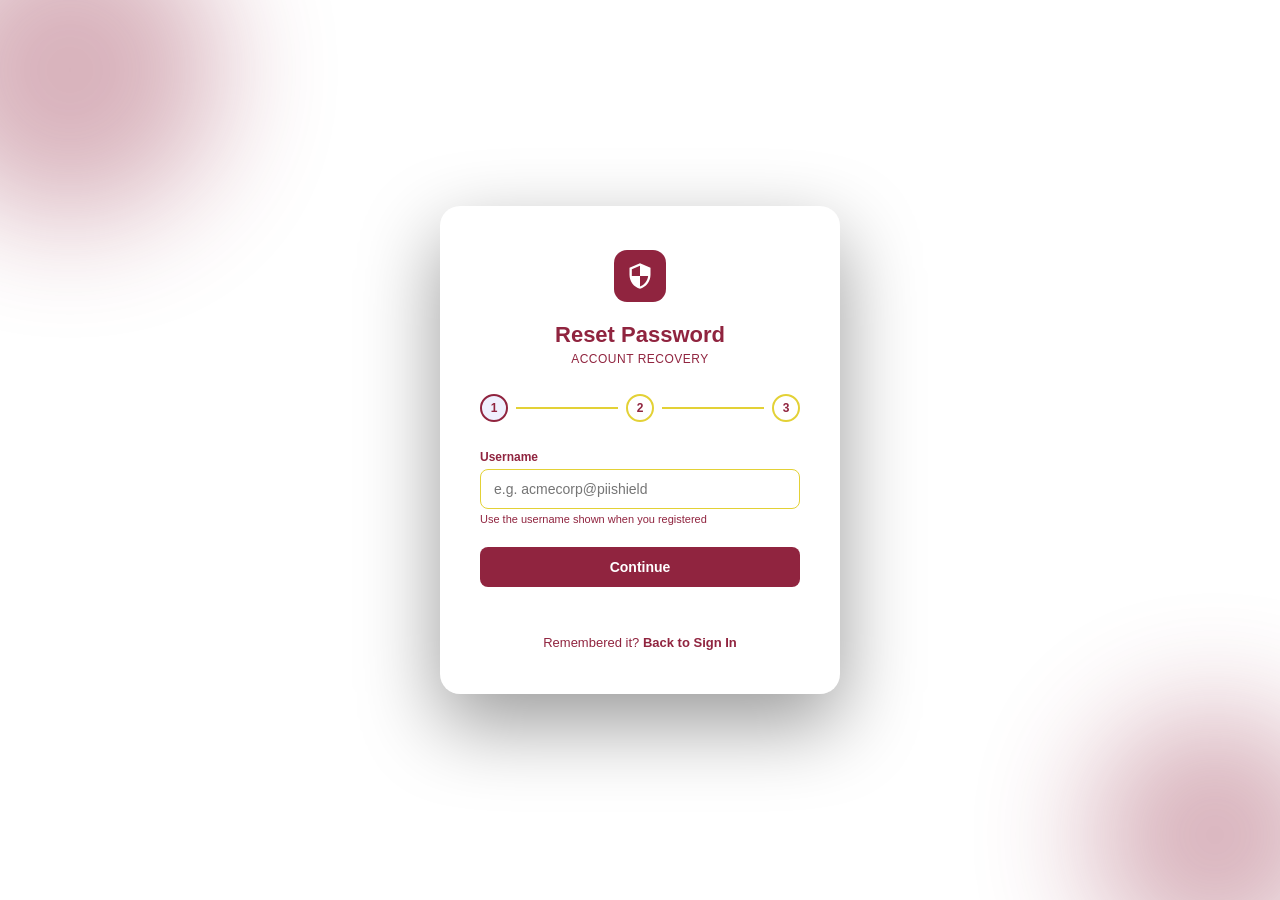
<file: frontend/forgot-password.html>
<!DOCTYPE html>
<html lang="en">
<head>
<meta charset="UTF-8">
<meta name="viewport" content="width=device-width, initial-scale=1.0">
<title>PIIShield — Reset Password</title>
<style>
  :root {
    --primary: #90243f;
    --primary-dark: #90243f;
    --accent: #90243f;
    --text-dark: #90243f;
    --text-muted: #90243f;
    --error: #90243f;
    --success: #90243f;
    --border: #e3d136;
  }
  * { box-sizing: border-box; margin: 0; padding: 0; }
  body {
    font-family: -apple-system, BlinkMacSystemFont, "Segoe UI", Roboto, sans-serif;
    min-height: 100vh;
    display: flex; align-items: center; justify-content: center;
    background: linear-gradient(135deg, #ffff, #ffff, #ffff);
    background-size: 200% 200%;
    animation: bgShift 12s ease infinite;
    padding: 20px;
    position: relative; overflow: hidden;
  }
  @keyframes bgShift {
    0% { background-position: 0% 50%; }
    50% { background-position: 100% 50%; }
    100% { background-position: 0% 50%; }
  }
  .blob {
    position: fixed; border-radius: 50%;
    filter: blur(60px); opacity: 0.35; z-index: 0;
    animation: float 8s ease-in-out infinite;
  }
  .blob1 { width: 300px; height: 300px; background: var(--primary); top: -80px; left: -80px; }
  .blob2 { width: 250px; height: 250px; background: var(--accent); bottom: -60px; right: -60px; animation-delay: 2s; }
  @keyframes float {
    0%,100% { transform: translateY(0px); }
    50% { transform: translateY(-25px); }
  }
  .card {
    background: #fff; border-radius: 20px;
    padding: 44px 40px; width: 100%; max-width: 400px;
    box-shadow: 0 30px 80px rgba(0,0,0,0.4);
    position: relative; z-index: 1;
    animation: cardIn 0.5s cubic-bezier(0.16, 1, 0.3, 1) forwards;
  }
  @keyframes cardIn { from{opacity:0;transform:translateY(30px)} to{opacity:1;transform:none} }
  .logo {
    width: 52px; height: 52px; border-radius: 13px;
    background: linear-gradient(135deg, var(--primary), var(--accent));
    display: flex; align-items: center; justify-content: center;
    margin: 0 auto 20px;
  }
  .logo svg { width: 28px; height: 28px; fill: white; }
  h1 { text-align: center; font-size: 22px; color: var(--text-dark); margin-bottom: 4px; font-weight: 700; }
  .subtitle { text-align: center; color: var(--text-muted); font-size: 12px; margin-bottom: 28px; text-transform: uppercase; letter-spacing: .5px; }

  .steps-bar { display: flex; align-items: center; margin-bottom: 28px; }
  .step-dot { width: 28px; height: 28px; border-radius: 50%; border: 2px solid var(--border); display: flex; align-items: center; justify-content: center; font-size: 12px; font-weight: 600; color: var(--text-muted); flex-shrink: 0; transition: all .3s; }
  .step-dot.active { border-color: var(--primary); color: var(--primary); background: #eff0fe; }
  .step-dot.done { background: var(--primary); border-color: var(--primary); color: white; }
  .step-line { flex: 1; height: 2px; background: var(--border); margin: 0 8px; transition: background .3s; }
  .step-line.done { background: var(--primary); }

  label { display: block; font-size: 12px; font-weight: 600; color: var(--text-dark); margin-bottom: 5px; margin-top: 16px; }
  input, select {
    width: 100%; padding: 11px 13px; border: 1.5px solid var(--border);
    border-radius: 8px; font-size: 14px; font-family: inherit;
    transition: border-color .15s;
  }
  input:focus, select:focus { outline: none; border-color: var(--primary); box-shadow: 0 0 0 3px rgba(79,70,229,0.1); }
  .hint { font-size: 11px; color: var(--text-muted); margin-top: 4px; }
  .question-box {
    background: #f8fafc; border: 1px solid var(--border); border-radius: 8px;
    padding: 12px 14px; font-size: 13px; color: var(--text-dark);
    margin-top: 16px; font-style: italic;
  }
  button.primary-btn {
    width: 100%; margin-top: 22px; padding: 12px;
    background: linear-gradient(135deg, var(--primary), var(--primary-dark));
    color: white; border: none; border-radius: 8px;
    font-size: 14px; font-weight: 600; cursor: pointer; font-family: inherit;
    transition: transform .15s, box-shadow .15s;
  }
  button.primary-btn:hover { transform: translateY(-1px); box-shadow: 0 6px 18px rgba(79,70,229,0.35); }
  button.primary-btn:disabled { opacity: .5; cursor: not-allowed; transform: none; }
  .msg { font-size: 12px; margin-top: 12px; text-align: center; min-height: 16px; }
  .msg.error { color: var(--error); }
  .msg.success { color: var(--success); }
  .back-link { text-align: center; margin-top: 20px; font-size: 13px; color: var(--text-muted); }
  .back-link a { color: var(--primary); text-decoration: none; font-weight: 600; }
  .step-panel { display: none; }
  .step-panel.active { display: block; }
  .pwd-rules { font-size: 11px; color: var(--text-muted); margin-top: 6px; line-height: 1.6; }
  .rule { display: flex; align-items: center; gap: 6px; }
  .rule-icon { font-size: 12px; }
  .rule.ok .rule-icon { color: var(--success); }
  .rule.fail .rule-icon { color: #cbd5e1; }
</style>
</head>
<body>
<div class="blob blob1"></div>
<div class="blob blob2"></div>

<div class="card">
  <div class="logo">
    <svg viewBox="0 0 24 24"><path d="M12 1L3 5v6c0 5.55 3.84 10.74 9 12 5.16-1.26 9-6.45 9-12V5l-9-4zm0 10.99h7c-.53 4.12-3.28 7.79-7 8.94V12H5V6.3l7-3.11v8.8z"/></svg>
  </div>
  <h1>Reset Password</h1>
  <div class="subtitle">Account Recovery</div>

  <!-- Steps bar -->
  <div class="steps-bar">
    <div class="step-dot active" id="dot1">1</div>
    <div class="step-line" id="line1"></div>
    <div class="step-dot" id="dot2">2</div>
    <div class="step-line" id="line2"></div>
    <div class="step-dot" id="dot3">3</div>
  </div>

  <!-- Step 1: Username -->
  <div class="step-panel active" id="panel1">
    <form id="step1Form">
      <label for="fpUsername">Username</label>
      <input type="text" id="fpUsername" placeholder="e.g. acmecorp@piishield" required autocomplete="username">
      <div class="hint">Use the username shown when you registered</div>
      <button type="submit" class="primary-btn">Continue</button>
      <div class="msg error" id="step1Error"></div>
    </form>
  </div>

  <!-- Step 2: Security question -->
  <div class="step-panel" id="panel2">
    <form id="step2Form">
      <div class="question-box" id="questionDisplay"></div>
      <label for="fpAnswer">Your Answer</label>
      <input type="text" id="fpAnswer" required autocomplete="off">
      <div class="hint">Answer is case-insensitive</div>
      <button type="submit" class="primary-btn">Verify Answer</button>
      <div class="msg error" id="step2Error"></div>
    </form>
  </div>

  <!-- Step 3: New password -->
  <div class="step-panel" id="panel3">
    <form id="step3Form">
      <label for="newPwd">New Password</label>
      <input type="password" id="newPwd" required minlength="8" oninput="checkRules(this.value)">
      <div class="pwd-rules" id="pwdRules">
        <div class="rule fail" id="r-len"><span class="rule-icon">●</span> At least 8 characters</div>
        <div class="rule fail" id="r-upper"><span class="rule-icon">●</span> 1 uppercase letter</div>
        <div class="rule fail" id="r-num"><span class="rule-icon">●</span> 1 number</div>
        <div class="rule fail" id="r-special"><span class="rule-icon">●</span> 1 special character</div>
      </div>
      <label for="confirmPwd">Confirm Password</label>
      <input type="password" id="confirmPwd" required>
      <button type="submit" class="primary-btn">Reset Password</button>
      <div class="msg error" id="step3Error"></div>
      <div class="msg success" id="step3Success"></div>
    </form>
  </div>

  <div class="back-link">Remembered it? <a href="login.html">Back to Sign In</a></div>
</div>

<script>
const API = 'http://172.28.236.73:8000/api';
let currentUsername = '';
let resetToken = '';

function goStep(n) {
  document.querySelectorAll('.step-panel').forEach((p,i) => {
    p.classList.toggle('active', i+1 === n);
  });
  [1,2,3].forEach(i => {
    const dot = document.getElementById('dot'+i);
    dot.className = 'step-dot' + (i < n ? ' done' : i === n ? ' active' : '');
    if (i < 3) {
      const line = document.getElementById('line'+i);
      line.className = 'step-line' + (i < n ? ' done' : '');
    }
  });
}

function checkRules(val) {
  const rules = {
    'r-len':     val.length >= 8,
    'r-upper':   /[A-Z]/.test(val),
    'r-num':     /[0-9]/.test(val),
    'r-special': /[!@#$%^&*(),.?":{}|<>_\-+=~`[\]\/\\;']/.test(val),
  };
  for (const [id, ok] of Object.entries(rules)) {
    const el = document.getElementById(id);
    el.className = 'rule ' + (ok ? 'ok' : 'fail');
    el.querySelector('.rule-icon').textContent = ok ? '✓' : '●';
  }
}

// Step 1 — find user by username
document.getElementById('step1Form').addEventListener('submit', async function(e) {
  e.preventDefault();
  const username = document.getElementById('fpUsername').value.trim();
  const errorEl = document.getElementById('step1Error');
  errorEl.textContent = '';
  const btn = this.querySelector('button');
  btn.disabled = true; btn.textContent = 'Looking up...';

  try {
    const res = await fetch(`${API}/auth/forgot-password/question`, {
      method: 'POST',
      headers: { 'Content-Type': 'application/json' },
      body: JSON.stringify({ username })
    });
    const data = await res.json();
    if (!res.ok) { errorEl.textContent = data.detail || 'Username not found.'; btn.disabled=false; btn.textContent='Continue'; return; }
    currentUsername = username;
    document.getElementById('questionDisplay').textContent = '🔒 ' + data.question;
    goStep(2);
  } catch {
    errorEl.textContent = 'Could not reach the server.';
  }
  btn.disabled=false; btn.textContent='Continue';
});

// Step 2 — verify answer
document.getElementById('step2Form').addEventListener('submit', async function(e) {
  e.preventDefault();
  const answer = document.getElementById('fpAnswer').value.trim();
  const errorEl = document.getElementById('step2Error');
  errorEl.textContent = '';
  const btn = this.querySelector('button');
  btn.disabled=true; btn.textContent='Verifying...';

  try {
    const res = await fetch(`${API}/auth/forgot-password/verify`, {
      method: 'POST',
      headers: { 'Content-Type': 'application/json' },
      body: JSON.stringify({ username: currentUsername, answer })
    });
    const data = await res.json();
    if (!res.ok) { errorEl.textContent = data.detail || 'Incorrect answer.'; btn.disabled=false; btn.textContent='Verify Answer'; return; }
    resetToken = data.reset_token;
    goStep(3);
  } catch {
    errorEl.textContent = 'Could not reach the server.';
  }
  btn.disabled=false; btn.textContent='Verify Answer';
});

// Step 3 — reset password
document.getElementById('step3Form').addEventListener('submit', async function(e) {
  e.preventDefault();
  const newPwd = document.getElementById('newPwd').value;
  const confirm = document.getElementById('confirmPwd').value;
  const errorEl = document.getElementById('step3Error');
  const successEl = document.getElementById('step3Success');
  errorEl.textContent = ''; successEl.textContent = '';

  const strongPwd = /^(?=.*[A-Z])(?=.*[0-9])(?=.*[!@#$%^&*(),.?":{}|<>_\-+=~`[\]\/\\;'])[^\s]{8,}$/;
  if (!strongPwd.test(newPwd)) { errorEl.textContent = 'Password does not meet the requirements above.'; return; }
  if (newPwd !== confirm) { errorEl.textContent = 'Passwords do not match.'; return; }

  const btn = this.querySelector('button');
  btn.disabled=true; btn.textContent='Resetting...';

  try {
    const res = await fetch(`${API}/auth/forgot-password/reset`, {
      method: 'POST',
      headers: { 'Content-Type': 'application/json' },
      body: JSON.stringify({ reset_token: resetToken, new_password: newPwd })
    });
    const data = await res.json();
    if (!res.ok) { errorEl.textContent = data.detail || 'Reset failed.'; btn.disabled=false; btn.textContent='Reset Password'; return; }
    successEl.textContent = 'Password reset successfully! Redirecting to sign in...';
    setTimeout(() => { window.location.href = 'login.html'; }, 1500);
  } catch {
    errorEl.textContent = 'Could not reach the server.';
  }
  btn.disabled=false; btn.textContent='Reset Password';
});
</script>
</body>
</html>
</file>
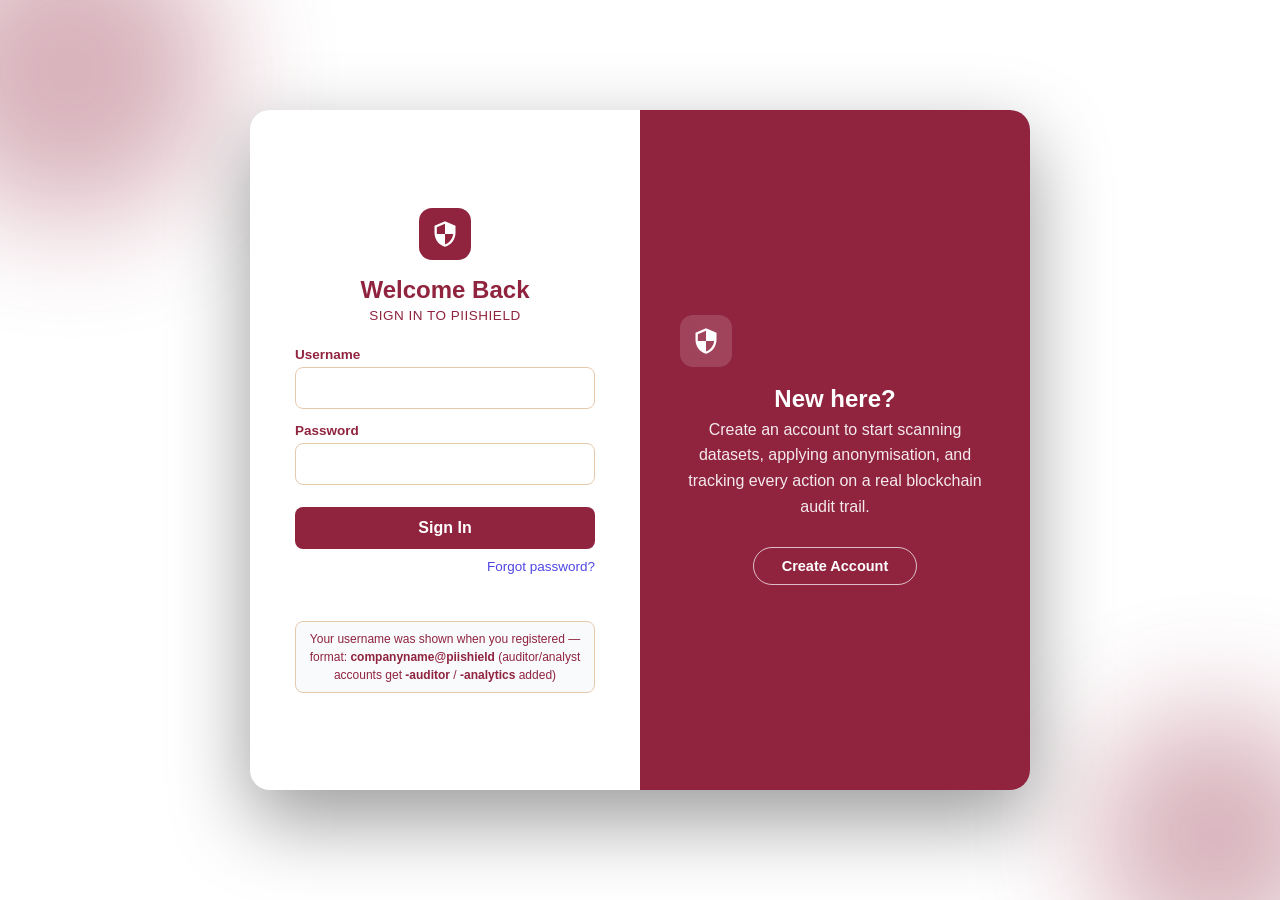
<file: frontend/hub.html>
<!DOCTYPE html>
<html lang="en">
<head>
<meta charset="UTF-8"/>
<meta name="viewport" content="width=device-width, initial-scale=1.0"/>
<title>PIIShield — Workspace Hub</title>
<link href="https://fonts.googleapis.com/css2?family=Inter:wght@400;500;600;700&display=swap" rel="stylesheet">
<style>
  :root {
    --bg: #f5f6f8; --white: #ffffff; --border: #e2e5ea;
    --accent: #90243f; --accent-hover: #750848; --accent-light: #fdf2f4;
    --green: #90243f; --green-light: #f7d6dc; --green-border: #f7d6dc;
    --purple: #90243f; --purple-light: #f7d6dc; --purple-border: #f7d6dc;
    --text: #111827; --muted: #6b7280;
    --shadow: 0 4px 12px rgba(0,0,0,.06);
    --shadow-lg: 0 16px 40px rgba(144,36,63,.18);
    --font: 'Inter', system-ui, sans-serif;
    --radius: 28px;
  }
  * { box-sizing: border-box; margin: 0; padding: 0; }
  body { background: var(--bg); font-family: var(--font); color: var(--text); min-height: 100vh; }

  /* Topbar */
  .topbar { background: var(--white); border-bottom: 1px solid var(--border); padding: 18px 40px; display: flex; align-items: center; justify-content: space-between; box-shadow: var(--shadow); }
  .logo { display: flex; align-items: center; gap: 14px; }
  .logo-icon { width: 44px; height: 44px; background: var(--accent); border-radius: 12px; display: flex; align-items: center; justify-content: center; }
  .logo-icon svg { width: 22px; height: 22px; fill: none; stroke: #fff; stroke-width: 2; stroke-linecap: round; }
  .logo-text { font-size: 18px; font-weight: 700; }
  .logo-sub  { font-size: 12px; color: var(--muted); text-transform: uppercase; letter-spacing: .6px; }
  .topbar-right { display: flex; align-items: center; gap: 16px; }
  .user-chip { display: flex; align-items: center; gap: 12px; background: #f9fafb; border: 1px solid var(--border); border-radius: 24px; padding: 8px 16px 8px 12px; font-size: 14px; }
  .avatar { width: 30px; height: 30px; border-radius: 50%; background: var(--accent); color: #fff; display: flex; align-items: center; justify-content: center; font-size: 13px; font-weight: 700; }
  .role-pill { font-size: 12px; font-weight: 600; padding: 3px 12px; border-radius: 20px; text-transform: uppercase; letter-spacing: .4px; }
  .role-admin    { background: #fdf2f4; color: #90243f; border: 1px solid #f7d6dc; }
  .role-auditor  { background: var(--green-light); color: var(--green); border: 1px solid var(--green-border); }
  .role-analyst  { background: var(--purple-light); color: var(--purple); border: 1px solid var(--purple-border); }
  .btn-logout { background: none; border: 1px solid var(--border); border-radius: 8px; padding: 8px 16px; font-size: 14px; color: var(--muted); cursor: pointer; font-family: var(--font); transition: all .15s; }
  .btn-logout:hover { border-color: var(--accent); color: var(--accent); }

  /* Page */
  .page { max-width: 1520px; margin: 0 auto; padding: 48px 36px; }
  .page-header { text-align: center; margin-bottom: 42px; }
  .page-header h1 { font-size: 36px; font-weight: 700; margin-bottom: 10px; }
  .page-header p { color: var(--muted); font-size: 17px; }

  /* Grid */
  .hub-grid { display: grid; grid-template-columns: repeat(3, 1fr); gap: 36px; }

  /* Card — Massive expanded size */
  .hub-card {
    background: var(--white); border: 1px solid var(--border);
    border-radius: var(--radius); padding: 60px 48px;
    text-align: center; box-shadow: var(--shadow);
    cursor: pointer; transition: all .25s; position: relative; overflow: hidden;
    display: flex; flex-direction: column; justify-content: space-between;
  }
  .hub-card::before {
    content: ''; position: absolute; top: 0; left: 0; right: 0; height: 6px;
    transition: opacity .2s;
  }
  .hub-card.admin-card::before  { background: var(--accent); }
  .hub-card.audit-card::before  { background: var(--green); }
  .hub-card.analytics-card::before { background: var(--purple); }
  .hub-card:not(.locked):hover { box-shadow: var(--shadow-lg); transform: translateY(-6px); }
  .hub-card.locked { opacity: .5; cursor: not-allowed; }
  .hub-card.locked:hover { transform: none; box-shadow: var(--shadow); }

  .card-icon { width: 100px; height: 100px; border-radius: 26px; display: flex; align-items: center; justify-content: center; margin: 0 auto 28px; }
  .card-icon svg { width: 48px; height: 48px; fill: none; stroke-width: 2; stroke-linecap: round; stroke-linejoin: round; }
  .icon-admin     { background: #fdf2f4; }
  .icon-admin svg { stroke: var(--accent); }
  .icon-audit     { background: var(--green-light); }
  .icon-audit svg { stroke: var(--green); }
  .icon-analytics { background: var(--purple-light); }
  .icon-analytics svg { stroke: var(--purple); }

  /* Massive font sizes for text inside cards */
  .hub-card h2 { font-size: 28px; font-weight: 700; margin-bottom: 16px; }
  .hub-card p  { font-size: 16px; color: var(--muted); line-height: 1.7; margin-bottom: 32px; }

  .features { list-style: none; text-align: left; margin: 0 auto 36px auto; width: 100%; }
  .features li { font-size: 16px; color: var(--muted); padding: 10px 0; display: flex; align-items: center; gap: 14px; border-bottom: 1px dashed #f0f2f5; }
  .features li:last-child { border-bottom: none; }
  .features li::before { content: ''; width: 8px; height: 8px; border-radius: 50%; flex-shrink: 0; }
  .admin-card .features li::before    { background: var(--accent); }
  .audit-card .features li::before    { background: var(--green); }
  .analytics-card .features li::before { background: var(--purple); }

  .btn-enter { width: 100%; padding: 18px; border-radius: 14px; border: none; font-size: 18px; font-weight: 700; font-family: var(--font); cursor: pointer; transition: all .15s; }
  .btn-admin     { background: var(--accent); color: #fff; }
  .btn-admin:hover:not(:disabled)     { background: #750848; }
  .btn-audit     { background: var(--green); color: #fff; }
  .btn-audit:hover:not(:disabled)     { background: #750848; }
  .btn-analytics { background: var(--purple); color: #fff; }
  .btn-analytics:hover:not(:disabled) { background: #750848; }
  .btn-enter:disabled { opacity: .45; cursor: not-allowed; }

  /* Status badge */
  .status-badge { position: absolute; top: 22px; right: 22px; font-size: 12px; font-weight: 600; padding: 5px 14px; border-radius: 20px; letter-spacing: .3px; }
  .badge-access  { background: var(--green-light); color: var(--green); border: 1px solid var(--green-border); }
  .badge-locked  { background: #fef3c7; color: #92400e; border: 1px solid #fcd34d; }
  .badge-denied  { background: #fef2f2; color: #991b1b; border: 1px solid #fca5a5; }

  /* Modal */
  .overlay { display: none; position: fixed; inset: 0; background: rgba(0,0,0,.3); z-index: 100; align-items: center; justify-content: center; backdrop-filter: blur(2px); }
  .overlay.open { display: flex; }
  .modal { background: var(--white); border-radius: var(--radius); padding: 44px 40px; width: 450px; box-shadow: 0 20px 50px rgba(0,0,0,.15); animation: popIn .2s ease; }
  @keyframes popIn { from{transform:scale(.93);opacity:0} to{transform:none;opacity:1} }
  .modal-icon { width: 60px; height: 60px; border-radius: 16px; display: flex; align-items: center; justify-content: center; margin: 0 auto 20px; }
  .modal h3 { font-size: 20px; font-weight: 700; text-align: center; margin-bottom: 8px; }
  .modal .modal-sub { font-size: 14px; color: var(--muted); text-align: center; margin-bottom: 26px; }
  .modal label { display: block; font-size: 14px; font-weight: 500; margin-bottom: 8px; }
  .modal input { width: 100%; padding: 14px 16px; border: 1px solid var(--border); border-radius: 12px; font-size: 16px; font-family: var(--font); outline: none; transition: border-color .15s; }
  .modal input:focus { border-color: var(--accent); box-shadow: 0 0 0 3px rgba(144,36,63,.1); }
  .modal-error { color: #dc2626; font-size: 14px; margin-top: 10px; min-height: 18px; }
  .modal-btns { display: flex; gap: 14px; margin-top: 22px; }
  .modal-btns button { flex: 1; padding: 14px; border-radius: 12px; font-size: 16px; font-weight: 600; font-family: var(--font); cursor: pointer; transition: all .15s; border: none; }
  .btn-cancel  { background: #f9fafb; color: var(--text); border: 1px solid var(--border) !important; }
  .btn-cancel:hover { border-color: var(--accent) !important; color: var(--accent); }
  .btn-ok-admin     { background: var(--accent); color: #fff; }
  .btn-ok-admin:hover { background: #750848; }
  .btn-ok-audit     { background: var(--green); color: #fff; }
  .btn-ok-audit:hover { background: #750848; }
  .btn-ok-analytics { background: var(--purple); color: #fff; }
  .btn-ok-analytics:hover { background: #750848; }

  /* Toast */
  .toast { position: fixed; bottom: 28px; right: 28px; z-index: 200; background: var(--white); border: 1px solid var(--border); border-left: 3px solid #dc2626; border-radius: 10px; padding: 16px 20px; font-size: 15px; box-shadow: var(--shadow-lg); animation: slideIn .2s ease; }
  @keyframes slideIn { from{transform:translateX(40px);opacity:0} to{transform:none;opacity:1} }

  @media(max-width:1024px) { .hub-grid { grid-template-columns: 1fr; max-width: 650px; margin: 0 auto; } }
</style>
</head>
<body>

<div class="topbar">
  <div class="logo">
    <div class="logo-icon"><svg viewBox="0 0 24 24"><path d="M12 2L4 6v6c0 5.5 3.8 10.7 8 12 4.2-1.3 8-6.5 8-12V6L12 2z"/></svg></div>
    <div><div class="logo-text">PIIShield</div><div class="logo-sub">Privacy Compliance · VCET 2025-26</div></div>
  </div>
  <div class="topbar-right">
    <div class="user-chip">
      <div class="avatar" id="avatar">?</div>
      <span id="user-display">User</span>
      <span class="role-pill" id="role-pill">—</span>
    </div>
    <button class="btn-logout" onclick="logout()">Sign out</button>
  </div>
</div>

<div class="page">
  <div class="page-header">
    <h1>Select workspace</h1>
    <p>Each workspace requires a password. Your role determines which workspaces you can access.</p>
  </div>

  <div class="hub-grid">

    <!-- Admin -->
    <div class="hub-card admin-card" id="card-admin">
      <div class="status-badge badge-access" id="badge-admin">ACCESS</div>
      <div>
        <div class="card-icon icon-admin">
          <svg viewBox="0 0 24 24"><path d="M20 7H4a2 2 0 00-2 2v6a2 2 0 002 2h16a2 2 0 002-2V9a2 2 0 00-2-2z"/><circle cx="12" cy="12" r="2"/><path d="M6 7V5a2 2 0 012-2h8a2 2 0 012 2v2"/></svg>
        </div>
        <h2>Admin Panel</h2>
        <p>Full system access — upload datasets, detect and anonymise PII, manage all data.</p>
        <ul class="features">
          <li>Upload and manage datasets</li>
          <li>Run PII detection and anonymisation</li>
          <li>View original and anonymised data</li>
          <li>Download anonymised files</li>
          <li>Full blockchain access</li>
        </ul>
      </div>
      <button class="btn-enter btn-admin" id="btn-admin" onclick="tryEnter('admin')">Enter Admin Panel</button>
    </div>

    <!-- Audit -->
    <div class="hub-card audit-card" id="card-audit">
      <div class="status-badge badge-locked" id="badge-audit">RESTRICTED</div>
      <div>
        <div class="card-icon icon-audit">
          <svg viewBox="0 0 24 24"><path d="M10 13a5 5 0 007.54.54l3-3a5 5 0 00-7.07-7.07l-1.72 1.71"/><path d="M14 11a5 5 0 00-7.54-.54l-3 3a5 5 0 007.07 7.07l1.71-1.71"/></svg>
        </div>
        <h2>Audit Chain</h2>
        <p>Verify blockchain records, confirm anonymisation happened, check chain integrity.</p>
        <ul class="features">
          <li>View all blockchain blocks</li>
          <li>Verify chain integrity (SHA-256)</li>
          <li>Check timestamps and hashes</li>
          <li>Confirm anonymisation records</li>
          <li>Read-only — cannot modify</li>
        </ul>
      </div>
      <button class="btn-enter btn-audit" id="btn-audit" onclick="tryEnter('audit')">Enter Audit Chain</button>
    </div>

    <!-- Analytics -->
    <div class="hub-card analytics-card" id="card-analytics">
      <div class="status-badge badge-locked" id="badge-analytics">RESTRICTED</div>
      <div>
        <div class="card-icon icon-analytics">
          <svg viewBox="0 0 24 24"><polyline points="22 12 18 12 15 21 9 3 6 12 2 12"/></svg>
        </div>
        <h2>Analytics</h2>
        <p>Analyse anonymised data only. Business insights without any personal customer information.</p>
        <ul class="features">
          <li>Anonymised datasets only</li>
          <li>PII columns hidden</li>
          <li>Sales and category reports</li>
          <li>Dataset statistics</li>
          <li>Cannot view original PII</li>
        </ul>
      </div>
      <button class="btn-enter btn-analytics" id="btn-analytics" onclick="tryEnter('analytics')">Enter Analytics</button>
    </div>

  </div>
</div>

<!-- Password Modal -->
<div class="overlay" id="overlay" onclick="if(event.target===this)closeModal()">
  <div class="modal">
    <div class="modal-icon" id="modal-icon"></div>
    <h3 id="modal-title">Enter password</h3>
    <p class="modal-sub" id="modal-sub">This workspace is password protected.</p>
    <label>Password</label>
    <input type="password" id="modal-pwd" placeholder="Enter workspace password" onkeydown="if(event.key==='Enter')confirmEntry()"/>
    <div class="modal-error" id="modal-error"></div>
    <div class="modal-btns">
      <button class="btn-cancel" onclick="closeModal()">Cancel</button>
      <button class="btn-ok-admin" id="modal-ok" onclick="confirmEntry()">Enter</button>
    </div>
  </div>
</div>

<script>
const auth = sessionStorage.getItem('piishield_authenticated');
if (!auth) { window.location.href = 'login.html'; }

const role     = sessionStorage.getItem('piishield_role') || 'analyst';
const username = sessionStorage.getItem('piishield_user') || 'User';

document.getElementById('user-display').textContent = username;
document.getElementById('avatar').textContent = username.charAt(0).toUpperCase();

const rolePill = document.getElementById('role-pill');
const roleLabels = { admin: 'Admin', auditor: 'Auditor', analyst: 'Data Scientist' };
rolePill.textContent = roleLabels[role] || role;
rolePill.className = 'role-pill ' + (role === 'admin' ? 'role-admin' : role === 'auditor' ? 'role-auditor' : 'role-analyst');

const PASSWORDS = { admin: 'admin123', audit: 'audit123', analytics: 'data123' };
const DESTINATIONS = { admin: 'index.html', audit: 'audit.html', analytics: 'analytics.html' };

const ROLE_ACCESS = {
  admin:   ['admin', 'audit', 'analytics'],
  auditor: ['audit'],
  analyst: ['analytics']
};
const allowed = ROLE_ACCESS[role] || ['analytics'];

const CFG = {
  admin:     { label: 'Admin Panel',       iconBg: '#fdf2f4', iconColor: '#90243f', okClass: 'btn-ok-admin' },
  audit:     { label: 'Audit Chain',       iconBg: '#fdf2f4', iconColor: '#90243f', okClass: 'btn-ok-audit' },
  analytics: { label: 'Analytics Dashboard', iconBg: '#fdf2f4', iconColor: '#90243f', okClass: 'btn-ok-analytics' }
};

['admin', 'audit', 'analytics'].forEach(block => {
  const card  = document.getElementById('card-' + block);
  const btn   = document.getElementById('btn-' + block);
  const badge = document.getElementById('badge-' + block);
  if (!allowed.includes(block)) {
    card.classList.add('locked');
    btn.disabled = true;
    btn.textContent = 'No access';
    badge.textContent = 'NO ACCESS';
    badge.className = 'status-badge badge-denied';
  } else {
    badge.textContent = 'ACCESS';
    badge.className = 'status-badge badge-access';
  }
});

let pendingBlock = null;

function tryEnter(block) {
  if (!allowed.includes(block)) { showToast('You do not have permission to access this workspace.'); return; }
  pendingBlock = block;
  const cfg = CFG[block];
  document.getElementById('modal-title').textContent = 'Enter ' + cfg.label;
  document.getElementById('modal-sub').textContent = 'Enter the workspace password to continue.';
  document.getElementById('modal-icon').style.cssText = `background:${cfg.iconBg}`;
  document.getElementById('modal-icon').innerHTML = `<svg width="24" height="24" viewBox="0 0 24 24" fill="none" stroke="${cfg.iconColor}" stroke-width="2" stroke-linecap="round"><rect x="3" y="11" width="18" height="11" rx="2"/><path d="M7 11V7a5 5 0 0110 0v4"/></svg>`;
  const okBtn = document.getElementById('modal-ok');
  okBtn.className = cfg.okClass;
  okBtn.textContent = 'Enter';
  document.getElementById('modal-pwd').value = '';
  document.getElementById('modal-error').textContent = '';
  document.getElementById('overlay').classList.add('open');
  setTimeout(() => document.getElementById('modal-pwd').focus(), 120);
}

function closeModal() {
  document.getElementById('overlay').classList.remove('open');
  setTimeout(() => { pendingBlock = null; }, 100);
}

function confirmEntry() {
  if (!pendingBlock) return;
  const pwd = document.getElementById('modal-pwd').value;
  const correct = PASSWORDS[pendingBlock];
  const dest = DESTINATIONS[pendingBlock];
  if (pwd === correct) {
    const target = dest;
    closeModal();
    window.location.href = target;
  } else {
    document.getElementById('modal-error').textContent = 'Incorrect password. Please try again.';
    document.getElementById('modal-pwd').value = '';
    document.getElementById('modal-pwd').focus();
  }
}

function logout() {
  sessionStorage.clear();
  window.location.href = 'login.html';
}

function showToast(msg) {
  const t = document.createElement('div');
  t.className = 'toast'; t.textContent = msg;
  document.body.appendChild(t);
  setTimeout(() => t.remove(), 3500);
}
</script>
</body>
</html>
</file>
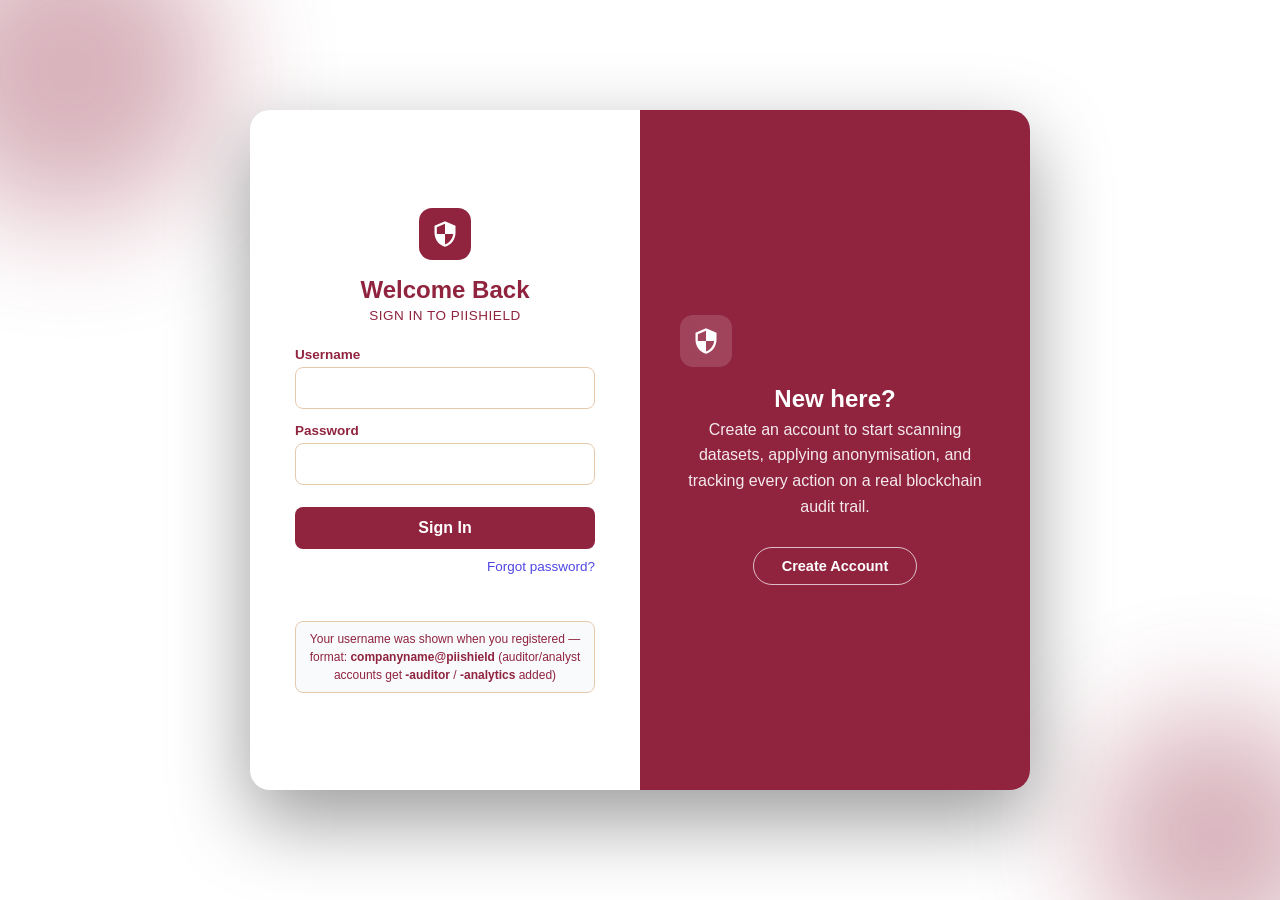
<file: frontend/login.html>
<!DOCTYPE html>
<html lang="en">
<head>
<meta charset="UTF-8">
<meta name="viewport" content="width=device-width, initial-scale=1.0">
<title>PIIShield — Sign In / Register</title>
<style>
  :root {
    --primary: #90243f;
    --primary-dark: #90243f;
    --accent: #90243f;
    --text-dark: #90243f;
    --text-muted: #90243f;
    --error: #90243f;
    --success: #90243f;
    --border: #e5c9ab;
  }
  * { box-sizing: border-box; margin: 0; padding: 0; }
  body {
    font-family: -apple-system, BlinkMacSystemFont, "Segoe UI", Roboto, sans-serif;
    min-height: 100vh;
    display: flex;
    align-items: center;
    justify-content: center;
    background: linear-gradient(135deg, #ffffff, #ffffff, #ffffff);
    background-size: 200% 200%;
    animation: bgShift 12s ease infinite;
    overflow: hidden;
    padding: 20px;
  }
  @keyframes bgShift {
    0% { background-position: 0% 50%; }
    50% { background-position: 100% 50%; }
    100% { background-position: 0% 50%; }
  }

  /* Floating decorative blobs */
  .blob {
    position: fixed;
    border-radius: 50%;
    filter: blur(60px);
    opacity: 0.35;
    z-index: 0;
    animation: float 8s ease-in-out infinite;
  }
  .blob1 { width: 300px; height: 300px; background: var(--primary); top: -80px; left: -80px; }
  .blob2 { width: 250px; height: 250px; background: var(--accent); bottom: -60px; right: -60px; animation-delay: 2s; }
  @keyframes float {
    0%, 100% { transform: translateY(0px) translateX(0px); }
    50% { transform: translateY(-25px) translateX(15px); }
  }

  .container {
    position: relative;
    width: 100%;
    max-width: 780px;
    min-height: 680px;
    background: #ffffff;
    border-radius: 20px;
    box-shadow: 0 30px 80px rgba(0,0,0,0.4);
    overflow: hidden;
    z-index: 1;
    opacity: 0;
    transform: translateY(30px);
    animation: cardIn 0.7s cubic-bezier(0.16, 1, 0.3, 1) forwards;
  }
  @keyframes cardIn {
    to { opacity: 1; transform: translateY(0); }
  }

  .form-panel {
    position: absolute;
    top: 0;
    height: 100%;
    width: 50%;
    display: flex;
    align-items: center;
    justify-content: center;
    padding: 40px 45px;
    transition: transform 0.6s cubic-bezier(0.65, 0, 0.35, 1), opacity 0.5s ease;
  }
  .form-panel form { width: 100%; max-width: 300px; }

  #loginPanel { left: 0; z-index: 2; }
  #registerPanel { left: 0; opacity: 0; z-index: 1; pointer-events: none; }

  .container.show-register #loginPanel {
    transform: translateX(100%);
    opacity: 0;
    pointer-events: none;
  }
  .container.show-register #registerPanel {
    transform: translateX(100%);
    opacity: 1;
    pointer-events: auto;
    z-index: 2;
  }

  .overlay-panel {
    position: absolute;
    top: 0;
    left: 50%;
    width: 50%;
    height: 100%;
    background: linear-gradient(135deg, var(--primary), var(--primary-dark) 60%, var(--accent));
    background-size: 200% 200%;
    animation: bgShift 6s ease infinite;
    color: white;
    display: flex;
    flex-direction: column;
    align-items: center;
    justify-content: center;
    text-align: center;
    padding: 40px;
    transition: transform 0.6s cubic-bezier(0.65, 0, 0.35, 1);
    z-index: 3;
  }
  .container.show-register .overlay-panel {
    transform: translateX(-100%);
  }

  .logo {
    width: 52px; height: 52px; border-radius: 13px;
    background: rgba(255,255,255,0.15);
    backdrop-filter: blur(4px);
    display: flex; align-items: center; justify-content: center;
    margin-bottom: 18px;
  }
  .logo svg { width: 28px; height: 28px; fill: white; }
  .form-panel .logo { background: linear-gradient(135deg, var(--primary), var(--accent)); margin: 0 auto 16px; }

  h1 { font-size: 24px; color: var(--text-dark); margin-bottom: 4px; text-align: center; }
  .overlay-panel h1 { color: white; }
  .subtitle {
    text-align: center; color: var(--text-muted); font-size: 13.5px;
    margin-bottom: 24px; letter-spacing: 0.5px; text-transform: uppercase;
  }
  .overlay-panel p { font-size: 16px; line-height: 1.6; opacity: 0.9; margin-bottom: 28px; }

  label {
    display: block; font-size: 13.5px; font-weight: 600;
    color: var(--text-dark); margin-bottom: 5px; margin-top: 14px;
  }
  input {
    width: 100%; padding: 11px 13px; border: 1.5px solid var(--border);
    border-radius: 8px; font-size: 16px; transition: border-color 0.15s, box-shadow 0.15s;
  }
  input:focus {
    outline: none; border-color: var(--primary);
    box-shadow: 0 0 0 3px rgba(255,106,0,0.22);
  }
  .hint { font-size: 11px; color: var(--text-muted); margin-top: 3px; }

  button.primary-btn {
    width: 100%; margin-top: 22px; padding: 12px;
    background: linear-gradient(135deg, var(--primary), var(--primary-dark));
    color: white; border: none; border-radius: 8px;
    font-size: 16px; font-weight: 600; cursor: pointer;
    transition: transform 0.15s ease, box-shadow 0.15s ease;
  }
  button.primary-btn:hover { transform: translateY(-1px); box-shadow: 0 6px 18px rgba(255,106,0,0.5); }
  button.primary-btn:active { transform: translateY(0); }

  button.ghost-btn {
    padding: 10px 28px;
    background: transparent;
    border: 1.5px solid rgba(255,255,255,0.7);
    color: white; border-radius: 24px;
    font-size: 14.5px; font-weight: 600; cursor: pointer;
    transition: background 0.2s ease, transform 0.15s ease;
  }
  button.ghost-btn:hover { background: rgba(255,255,255,0.15); transform: translateY(-1px); }

  .msg { font-size: 13.5px; margin-top: 12px; text-align: center; min-height: 16px; }
  .msg.error { color: var(--error); }
  .msg.success { color: var(--success); }

  .demo-hint {
    background: #f8fafc; border: 1px solid var(--border); border-radius: 8px;
    padding: 8px 10px; font-size: 12px; color: var(--text-muted);
    margin-top: 18px; text-align: center; line-height: 1.5;
  }

  @media (max-width: 640px) {
    .container { min-height: 620px; }
    .form-panel { position: relative; width: 100%; padding: 32px 28px; }
    .overlay-panel { display: none; }
    #registerPanel {
      position: absolute; top: 0; left: 0; opacity: 0;
      transform: translateY(15px); transition: opacity 0.4s ease, transform 0.4s ease;
    }
    .container.show-register #loginPanel { opacity: 0; transform: translateY(-15px); pointer-events: none; }
    .container.show-register #registerPanel { opacity: 1; transform: translateY(0); pointer-events: auto; }
    .mobile-switch { text-align: center; margin-top: 16px; font-size: 14.5px; }
    .mobile-switch a { color: var(--primary); font-weight: 600; text-decoration: none; }
  }
  @media (min-width: 641px) {
    .mobile-switch { display: none; }
  }
</style>
</head>
<body>

<div class="blob blob1"></div>
<div class="blob blob2"></div>

<div class="container" id="container">

  <!-- LOGIN PANEL -->
  <div class="form-panel" id="loginPanel">
    <form id="loginForm">
      <div class="logo"><svg viewBox="0 0 24 24"><path d="M12 1L3 5v6c0 5.55 3.84 10.74 9 12 5.16-1.26 9-6.45 9-12V5l-9-4zm0 10.99h7c-.53 4.12-3.28 7.79-7 8.94V12H5V6.3l7-3.11v8.8z"/></svg></div>
      <h1>Welcome Back</h1>
      <div class="subtitle">Sign in to PIIShield</div>

      <label for="loginUsername">Username</label>
      <input type="text" id="loginUsername" autocomplete="username" required>

      <label for="loginPassword">Password</label>
      <input type="password" id="loginPassword" autocomplete="current-password" required>

      <button type="submit" class="primary-btn">Sign In</button>
      <div style="text-align:right;margin-top:8px"><a href="forgot-password.html" style="font-size: 13.5px;color:#4f46e5;text-decoration:none;font-weight:500">Forgot password?</a></div>
      <div class="msg error" id="loginError"></div>

      <div class="demo-hint">
        Your username was shown when you registered — format: <strong>companyname@piishield</strong>
        (auditor/analyst accounts get <strong>-auditor</strong> / <strong>-analytics</strong> added)
      </div>
      <div class="mobile-switch">New here? <a href="#" onclick="toggleRegister(true); return false;">Create an account</a></div>
    </form>
  </div>

  <!-- REGISTER PANEL -->
  <div class="form-panel" id="registerPanel">
    <form id="registerForm">
      <div class="logo"><svg viewBox="0 0 24 24"><path d="M12 1L3 5v6c0 5.55 3.84 10.74 9 12 5.16-1.26 9-6.45 9-12V5l-9-4zm0 10.99h7c-.53 4.12-3.28 7.79-7 8.94V12H5V6.3l7-3.11v8.8z"/></svg></div>
      <h1>Create Account</h1>
      <div class="subtitle">Join PIIShield</div>

      <label for="regCompany">Company Name</label>
      <input type="text" id="regCompany" required minlength="2" placeholder="e.g. Acme Corp">

      <label for="regRole">Panel / Role</label>
      <select id="regRole" required style="width:100%;padding:11px 13px;border:1.5px solid var(--border);border-radius:8px;font-size: 16px;">
        <option value="admin">Admin</option>
        <option value="auditor">Auditor</option>
        <option value="analyst">Data Scientist (Analytics)</option>
      </select>
      <div class="hint">Each company registers each panel separately, the first time it's used</div>

      <label for="regPassword">Password</label>
      <input type="password" id="regPassword" required minlength="8" placeholder="e.g. Acme@2026">
      <div class="hint">At least 8 characters, with 1 uppercase letter, 1 number, and 1 special character</div>

      <label for="regSecQ">Security Question</label>
      <select id="regSecQ" style="width:100%;padding:11px 13px;border:1.5px solid var(--border);border-radius:8px;font-size: 16px;">
        <option>What was the name of your first pet?</option>
        <option>What city were you born in?</option>
        <option>What is your mother's maiden name?</option>
        <option>What was the name of your primary school?</option>
        <option>What was your childhood nickname?</option>
      </select>
      <label for="regSecA">Answer</label>
      <input type="text" id="regSecA" required placeholder="Your answer (case-insensitive)">
      <label for="regConfirm">Confirm Password</label>
      <input type="password" id="regConfirm" required>

      <button type="submit" class="primary-btn">Create Account</button>
      <div class="msg error" id="registerError"></div>
      <div class="msg success" id="registerSuccess"></div>

      <div class="mobile-switch">Already have an account? <a href="#" onclick="toggleRegister(false); return false;">Sign in</a></div>
    </form>
  </div>

  <!-- OVERLAY (slides between panels, desktop only) -->
  <div class="overlay-panel" id="overlayPanel">
    <div id="overlayLoginSide">
      <div class="logo"><svg viewBox="0 0 24 24"><path d="M12 1L3 5v6c0 5.55 3.84 10.74 9 12 5.16-1.26 9-6.45 9-12V5l-9-4zm0 10.99h7c-.53 4.12-3.28 7.79-7 8.94V12H5V6.3l7-3.11v8.8z"/></svg></div>
      <h1>New here?</h1>
      <p>Create an account to start scanning datasets, applying anonymisation, and tracking every action on a real blockchain audit trail.</p>
      <button class="ghost-btn" onclick="toggleRegister(true)">Create Account</button>
    </div>
  </div>

</div>

<script>
  const container = document.getElementById('container');
  const overlayLoginSide = document.getElementById('overlayLoginSide');

  function toggleRegister(showRegister) {
    if (showRegister) {
      container.classList.add('show-register');
      overlayLoginSide.innerHTML = `
        <div class="logo"><svg viewBox="0 0 24 24"><path d="M12 1L3 5v6c0 5.55 3.84 10.74 9 12 5.16-1.26 9-6.45 9-12V5l-9-4zm0 10.99h7c-.53 4.12-3.28 7.79-7 8.94V12H5V6.3l7-3.11v8.8z"/></svg></div>
        <h1>Already a member?</h1>
        <p>Sign in to access your PIIShield dashboard — detection, anonymisation, and the live blockchain audit chain.</p>
        <button class="ghost-btn" onclick="toggleRegister(false)">Sign In</button>
      `;
    } else {
      container.classList.remove('show-register');
      overlayLoginSide.innerHTML = `
        <div class="logo"><svg viewBox="0 0 24 24"><path d="M12 1L3 5v6c0 5.55 3.84 10.74 9 12 5.16-1.26 9-6.45 9-12V5l-9-4zm0 10.99h7c-.53 4.12-3.28 7.79-7 8.94V12H5V6.3l7-3.11v8.8z"/></svg></div>
        <h1>New here?</h1>
        <p>Create an account to start scanning datasets, applying anonymisation, and tracking every action on a real blockchain audit trail.</p>
        <button class="ghost-btn" onclick="toggleRegister(true)">Create Account</button>
      `;
    }
  }

  // If arriving via register.html redirect, open directly on the register panel
  if (new URLSearchParams(window.location.search).get('mode') === 'register') {
    toggleRegister(true);
  }

  // ---- Demo login (no backend needed) ----
  const DEMO = {'admin':'piishield2026','a1@piishield':'admin123'};
  const API = 'http://localhost:8000/api';

  document.getElementById('loginForm').addEventListener('submit', async function(e) {
    e.preventDefault();
    const u = document.getElementById('loginUsername').value.trim().toLowerCase();
    const p = document.getElementById('loginPassword').value;
    const errorEl = document.getElementById('loginError');
    errorEl.textContent = '';

    try {
      if (DEMO[u] && DEMO[u] === p) {
        // Demo login removed - use real API login below
      }
      const res = await fetch(`${API}/auth/login`, {
        method: 'POST',
        headers: { 'Content-Type': 'application/json' },
        body: JSON.stringify({ username: u, password: p }),
      });
      const data = await res.json();
      if (!res.ok) { errorEl.textContent = data.detail || 'Incorrect username or password.'; return; }

      sessionStorage.setItem('piishield_authenticated', 'true');
      sessionStorage.setItem('piishield_token', data.token);
      sessionStorage.setItem('piishield_user', data.username);
      sessionStorage.setItem('piishield_role', data.role);
      sessionStorage.setItem('piishield_company', data.company);
      window.location.href = 'hub.html';
    } catch (err) {
      errorEl.textContent = 'Could not reach the server. Is the backend running?';
    }
  });

  document.getElementById('registerForm').addEventListener('submit', async function(e) {
    e.preventDefault();
    const company = document.getElementById('regCompany').value.trim();
    const role = document.getElementById('regRole').value;
    const password = document.getElementById('regPassword').value;
    const confirm = document.getElementById('regConfirm').value;
    const errorEl = document.getElementById('registerError');
    const successEl = document.getElementById('registerSuccess');
    errorEl.textContent = '';
    successEl.textContent = '';

    if (password !== confirm) { errorEl.textContent = 'Passwords do not match.'; return; }

    const strongPwd = /^(?=.*[A-Z])(?=.*[0-9])(?=.*[!@#$%^&*(),.?":{}|<>_\-+=~`[\]\/\\;'])[^\s]{8,}$/;
    if (!strongPwd.test(password)) {
      errorEl.textContent = 'Password must be at least 8 characters and include 1 uppercase letter, 1 number, and 1 special character.';
      return;
    }

    try {
      const res = await fetch(`${API}/auth/register`, {
        method: 'POST',
        headers: { 'Content-Type': 'application/json' },
        body: JSON.stringify({
          company, role, password,
          security_question: document.getElementById('regSecQ').value,
          security_answer: document.getElementById('regSecA').value,
        }),
      });
      const data = await res.json();
      if (!res.ok) { errorEl.textContent = data.detail || 'Could not create account.'; return; }

      sessionStorage.setItem('piishield_authenticated', 'true');
      sessionStorage.setItem('piishield_token', data.token);
      sessionStorage.setItem('piishield_user', data.username);
      sessionStorage.setItem('piishield_role', data.role);
      sessionStorage.setItem('piishield_company', data.company);

      successEl.innerHTML = `Account created — your username is <strong>${data.username}</strong>. Save this! Redirecting...`;
      setTimeout(() => { window.location.href = 'hub.html'; }, 2200);
    } catch (err) {
      errorEl.textContent = 'Could not reach the server. Is the backend running?';
    }
  });
</script>
</body>
</html>
</file>
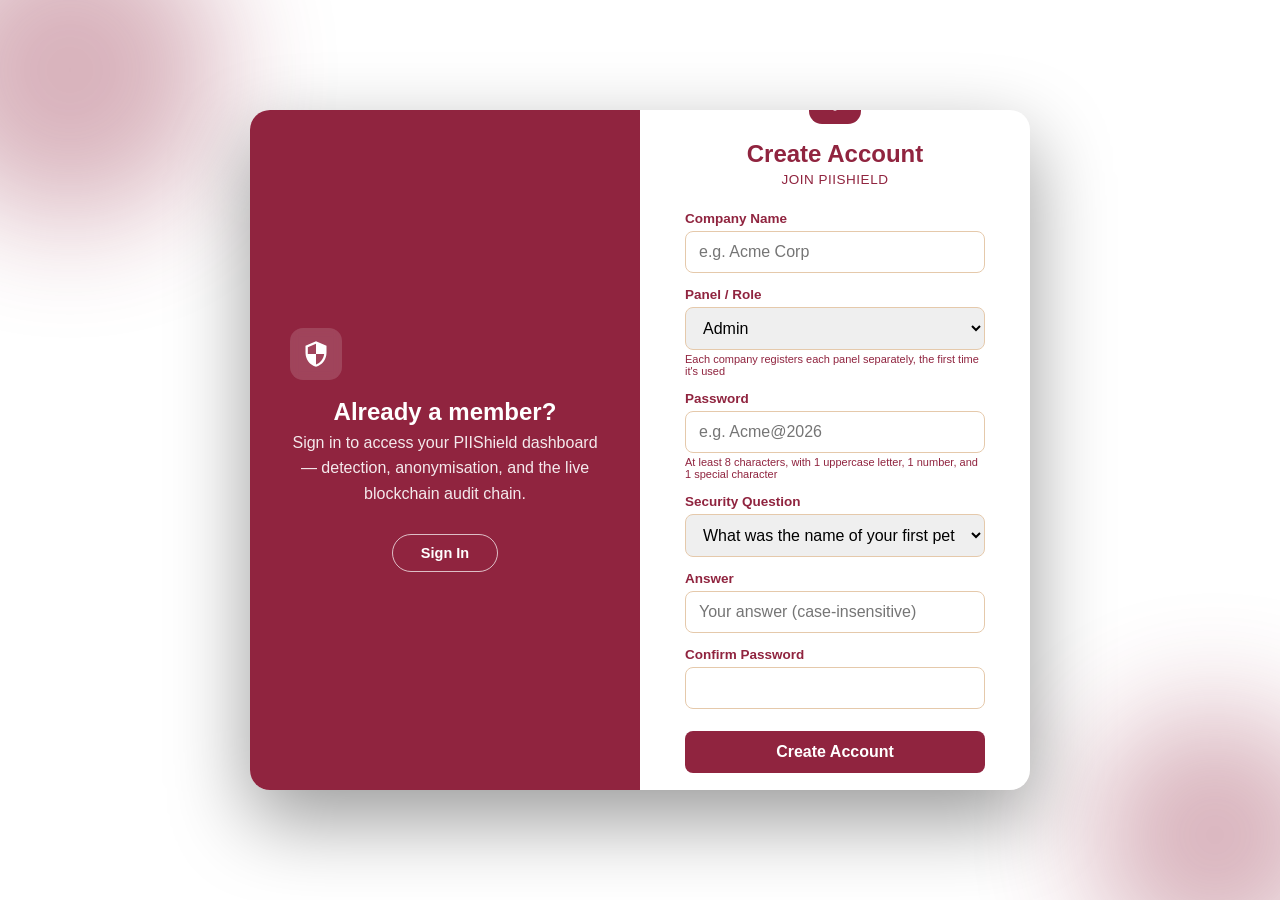
<file: frontend/register.html>
<!DOCTYPE html>
<html>
<head>
<meta charset="UTF-8">
<script>
  // Redirects into the combined login/register page, landing directly
  // on the register panel (so any existing "Register" links still work).
  window.location.href = 'login.html?mode=register';
</script>
</head>
<body></body>
</html>
</file>
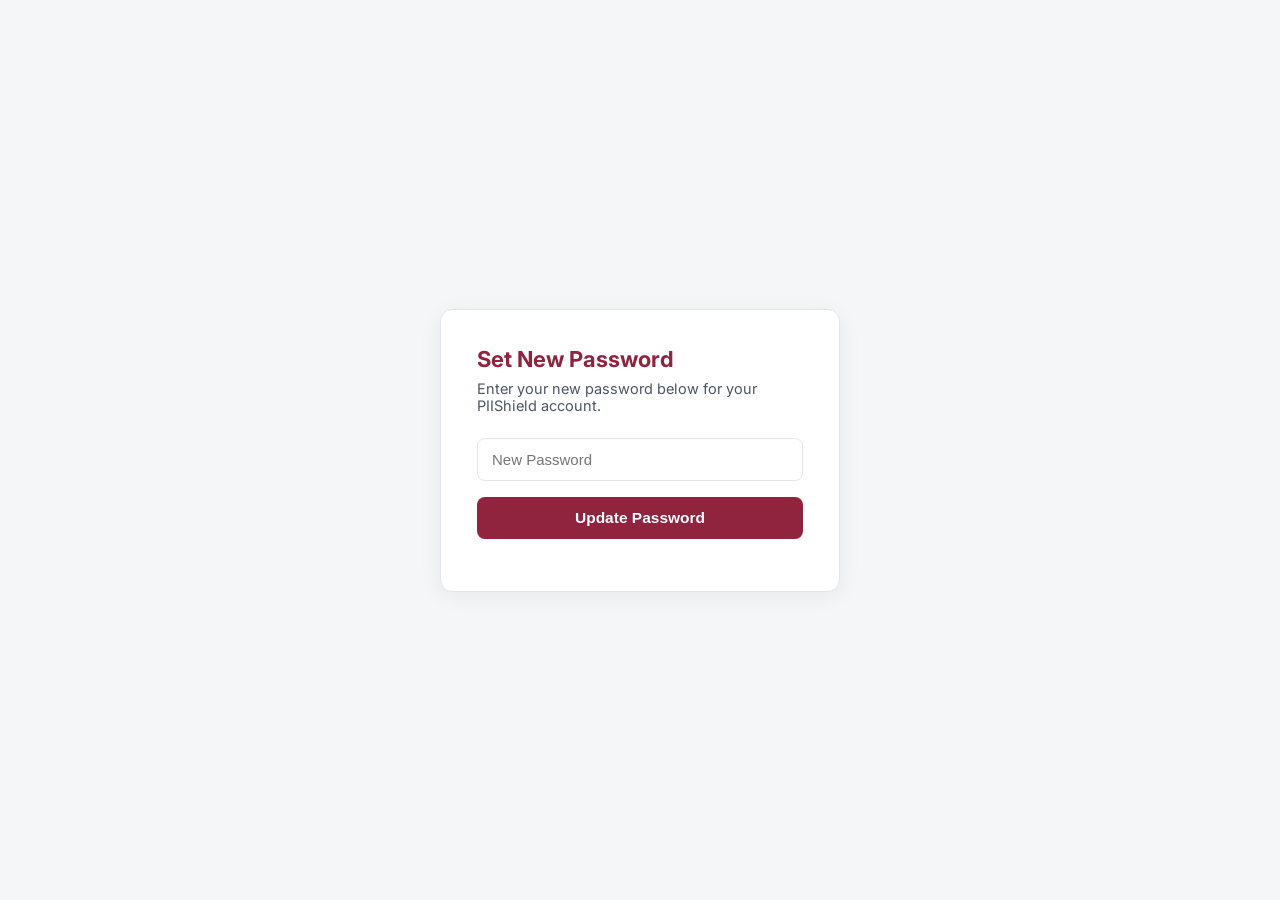
<file: frontend/reset-password.html>
<!DOCTYPE html>
<html lang="en">
<head>
<meta charset="UTF-8"/>
<meta name="viewport" content="width=device-width, initial-scale=1.0"/>
<title>PIIShield — Reset Password</title>
<link href="https://fonts.googleapis.com/css2?family=Inter:wght@400;500;600;700&display=swap" rel="stylesheet">
<style>
  :root {
    --bg: #f5f6f8; --surface: #ffffff; --border: #e2e5ea;
    --accent: #90243f; --text: #111827; --text2: #4b5563; --green: #10b981; --red: #ef4444;
  }
  * { box-sizing: border-box; margin: 0; padding: 0; }
  body { background: var(--bg); color: var(--text); font-family: 'Inter', sans-serif; display: flex; align-items: center; justify-content: center; min-height: 100vh; }
  .card { background: var(--surface); border: 1px solid var(--border); border-radius: 12px; padding: 36px; width: 100%; max-width: 400px; box-shadow: 0 4px 24px rgba(0,0,0,0.06); }
  h2 { font-size: 22px; font-weight: 700; margin-bottom: 8px; color: var(--accent); }
  p { font-size: 14.5px; color: var(--text2); margin-bottom: 24px; }
  input { width: 100%; padding: 12px 14px; border: 1px solid var(--border); border-radius: 8px; font-size: 15px; margin-bottom: 16px; outline: none; }
  input:focus { border-color: var(--accent); }
  button { width: 100%; padding: 12px; background: var(--accent); color: #fff; border: none; border-radius: 8px; font-size: 15.5px; font-weight: 600; cursor: pointer; }
  button:hover { filter: brightness(1.1); }
  #message { margin-top: 16px; font-size: 14px; text-align: center; }
</style>
</head>
<body>
<div class="card">
  <h2>Set New Password</h2>
  <p>Enter your new password below for your PIIShield account.</p>
  <form id="reset-form">
    <input type="password" id="new-password" placeholder="New Password" required>
    <button type="submit">Update Password</button>
  </form>
  <div id="message"></div>
</div>

<script>
const API = 'http://172.28.236.73:8000/api';
const urlParams = new URLSearchParams(window.location.search);
const token = urlParams.get('token');

document.getElementById('reset-form').onsubmit = async (e) => {
  e.preventDefault();
  const new_password = document.getElementById('new-password').value;
  const msg = document.getElementById('message');
  
  try {
    const res = await fetch(API + '/auth/reset-password', {
      method: 'POST',
      headers: {'Content-Type': 'application/json'},
      body: JSON.stringify({token, new_password})
    });
    const data = await res.json();
    if (res.ok) {
      msg.style.color = 'var(--green)';
      msg.textContent = 'Password reset successful! Redirecting to login...';
      setTimeout(() => window.location.href = 'login.html', 2000);
    } else {
      msg.style.color = 'var(--red)';
      msg.textContent = data.detail || 'Failed to reset password.';
    }
  } catch(err) {
    msg.style.color = 'var(--red)';
    msg.textContent = 'Network error. Please try again.';
  }
};
</script>
</body>
</html>
</file>
